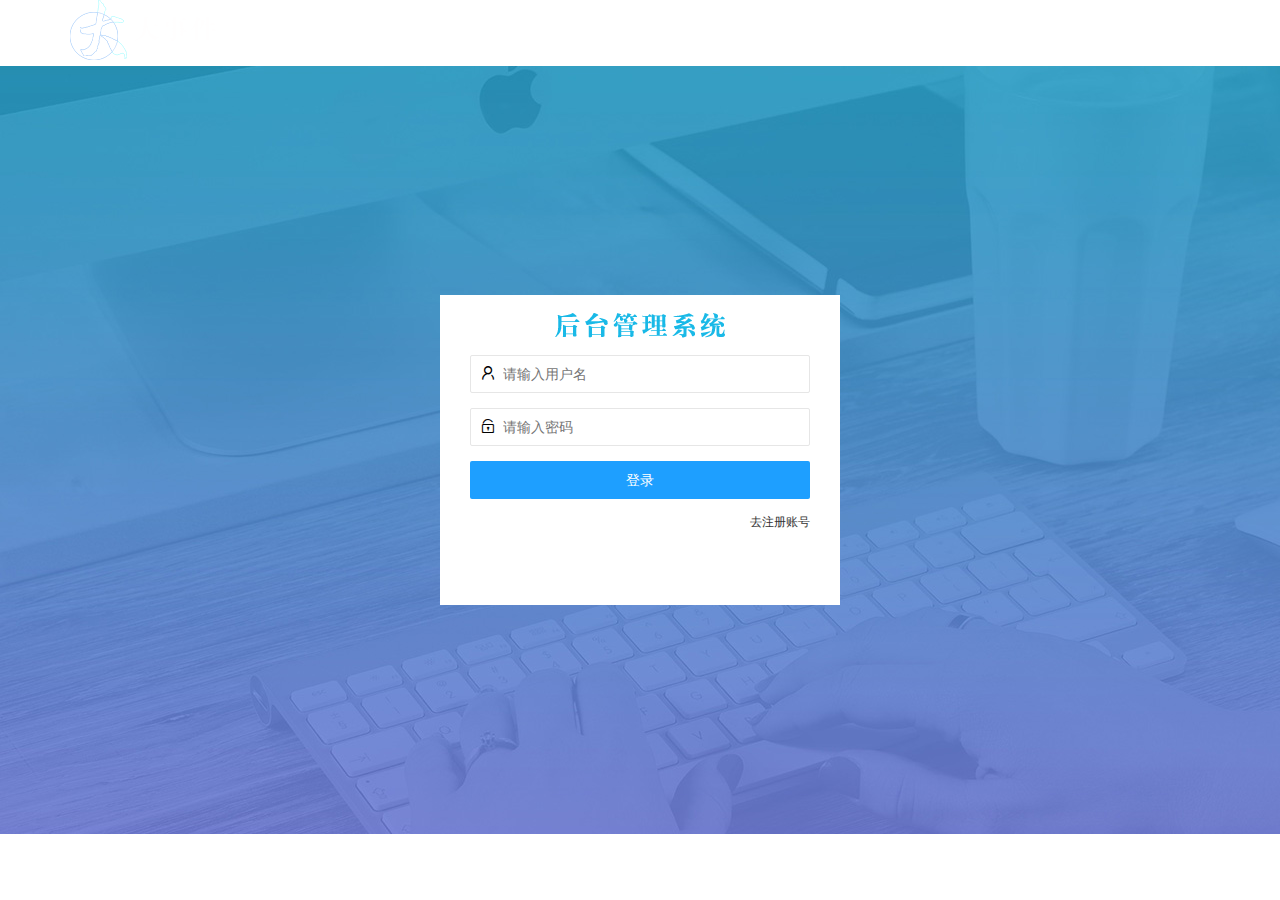
<file: login.html>
<!DOCTYPE html>
<html lang="en">

<head>
    <meta charset="UTF-8">
    <meta http-equiv="X-UA-Compatible" content="IE=edge">
    <meta name="viewport" content="width=device-width, initial-scale=1.0">
    <title>大事件-登录/注册</title>
    <!-- 导入layui的样式 -->
    <link rel="stylesheet" href="/assets/lib/layui/css/layui.css">
    <!-- 导入自定义样式 -->
    <link rel="stylesheet" href="/assets/css/login.css">

</head>

<body>
    <!-- 头部logo区域 -->
    <!-- layui的类 -->
    <div class="layui-main">
        <img src="/assets/images/logo.png" alt="">
    </div>

    <!-- 登录注册区域 -->
    <div class="loginAndRegBox">
        <!-- 标题区域 -->
        <div class="title-box"></div>

        <!-- 登录的div -->
        <div class="login-box">
            <!-- 登录的表单 -->
            <form class="layui-form" id="form-login">
                <!-- 用户名 -->
                <div class="layui-form-item">
                    <i class="layui-icon layui-icon-username"></i>
                    <!-- name改成username -->
                    <input type="text" name="username" lay-verify="required" autocomplete="off" placeholder="请输入用户名"
                        class="layui-input">
                </div>
                <!-- 密码 -->
                <div class="layui-form-item">
                    <i class="layui-icon layui-icon-password"></i>
                    <!-- name和type改成password -->
                    <input type="password" name="password" lay-verify="required|pwd" autocomplete="off" placeholder="请输入密码"
                        class="layui-input">
                </div>
                <!-- 登录提交按钮 -->
                <div class="layui-form-item">
                    <button type="submit" class="layui-btn layui-btn-fluid layui-btn-normal" lay-submit="">登录</button>
                </div>
                <!-- 加个links类让去注册的链接居于右边对齐 -->
                <div class="layui-form-item links">
                    <!-- a链接的href写成javascript:;防止页面跳转 -->
                    <a href="javascript:;" id="link-reg">去注册账号</a>
                </div>
            </form>
        </div>

        <!-- 注册的div -->
        <div class="reg-box">
            <!-- 注册的表单结构 -->
            <form class="layui-form" id="form-reg">
                <!-- 用户名 -->
                <div class="layui-form-item">
                    <i class="layui-icon layui-icon-username"></i>
                    <!-- name改成username -->
                    <input type="text" name="username" lay-verify="required" autocomplete="off" placeholder="请输入用户名"
                        class="layui-input">
                </div>
                <!-- 密码 -->
                <div class="layui-form-item">
                    <i class="layui-icon layui-icon-password"></i>
                    <!-- name和type改成password -->
                    <input type="password" name="password" lay-verify="required|pwd" autocomplete="off" placeholder="请输入密码"
                        class="layui-input">
                </div>
                  <!-- 密码确认框 -->
                  <div class="layui-form-item">
                    <i class="layui-icon layui-icon-password"></i>
                    <!-- name和type改成password -->
                    <input type="password" name="repassword" lay-verify="required|pwd|repwd" autocomplete="off" placeholder="请确认输入的密码"
                        class="layui-input">
                </div>
                <!-- 注册提交按钮 -->
                <div class="layui-form-item">
                    <button type="submit" class="layui-btn layui-btn-fluid layui-btn-normal" lay-submit="">注册</button>
                </div>
                <!-- 加个links类让去登录的链接居于右边对齐 -->
                <div class="layui-form-item links">
                    <!-- 给两个a链接加id做js事件 -->
                    <a href="javascript:;" id="link-login">去登录</a>
                </div>
            </form>

        </div>
    </div>

    <script src="/assets/lib/layui/layui.all.js"></script>
    <script src="/assets/lib/jquery.js"></script>
    <script src="/assets/js/baseAPI.js"></script>
    <script src="/assets/js/login.js"></script>
</body>

</html>
</file>
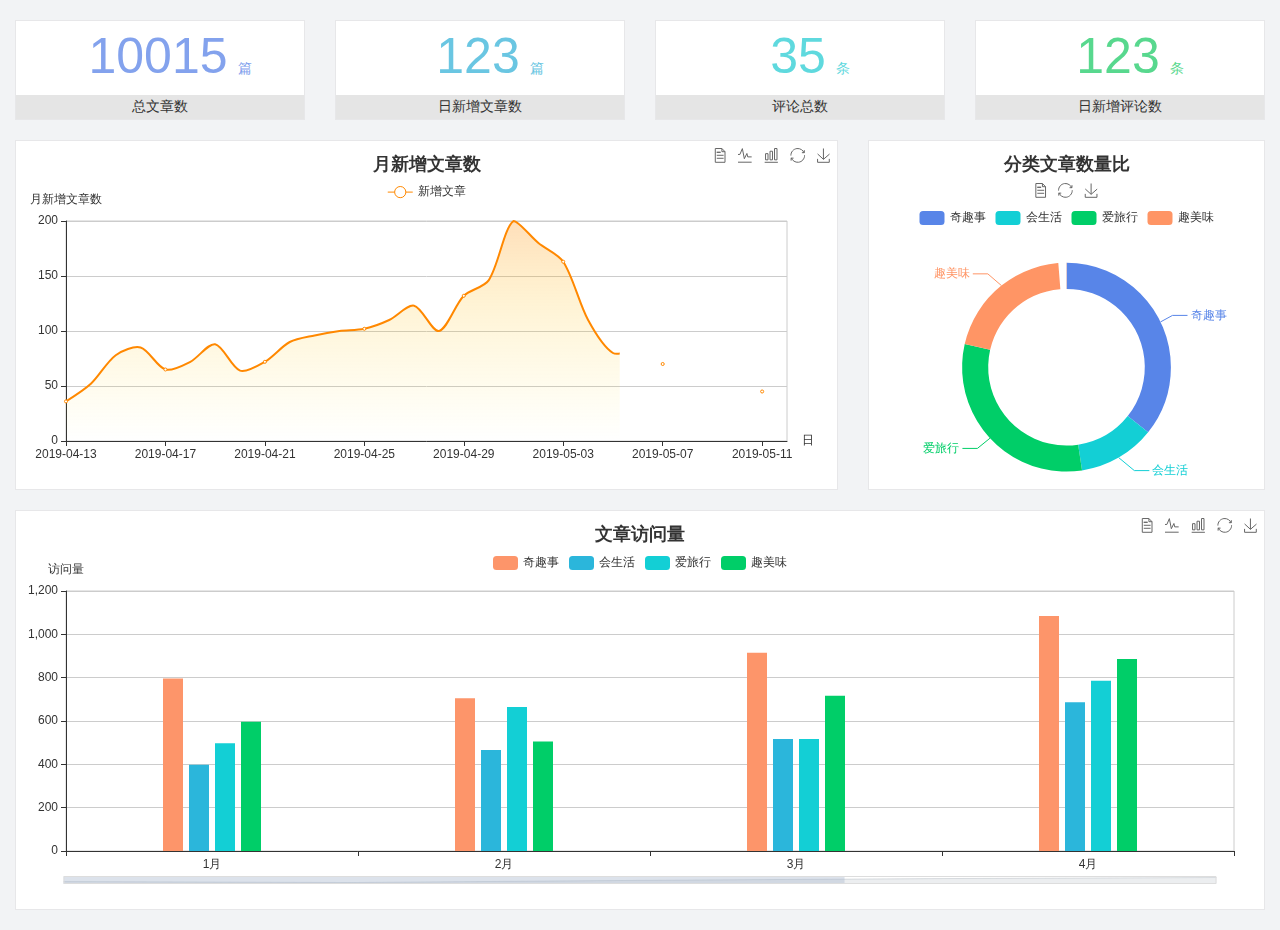
<file: home/dashboard.html>
<!DOCTYPE html>
<html lang="en">

<head>
  <meta charset="UTF-8">
  <meta name="viewport" content="width=device-width, initial-scale=1.0">
  <meta http-equiv="X-UA-Compatible" content="ie=edge">
  <title>图表统计</title>
  <link rel="stylesheet" href="../../assets/lib/bootstrap.css" />
  <link rel="stylesheet" href="../../assets/lib/main.css" />
  <script src="../../assets/lib/jquery.js"></script>
  <script type="text/javascript" src="../../assets/lib/echarts.min.js"></script>
</head>

<body>
  <div class="container-fluid">
    <div class="row spannel_list">
      <div class="col-sm-3 col-xs-6">
        <div class="spannel">
          <em>10015</em><span>篇</span>
          <b>总文章数</b>
        </div>
      </div>
      <div class="col-sm-3 col-xs-6">
        <div class="spannel scolor01">
          <em>123</em><span>篇</span>
          <b>日新增文章数</b>
        </div>
      </div>
      <div class="col-sm-3 col-xs-6">
        <div class="spannel scolor02">
          <em>35</em><span>条</span>
          <b>评论总数</b>
        </div>
      </div>
      <div class="col-sm-3 col-xs-6">
        <div class="spannel scolor03">
          <em>123</em><span>条</span>
          <b>日新增评论数</b>
        </div>
      </div>
    </div>
  </div>

  <div class="container-fluid">
    <div class="row curve-pie">
      <div class="col-lg-8 col-md-8">
        <div class="gragh_pannel" id="curve_show"></div>
      </div>
      <div class="col-lg-4 col-md-4">
        <div class="gragh_pannel" id="pie_show"></div>
      </div>
    </div>
  </div>

  <div class="container-fluid">
    <div class="column_pannel" id="column_show"></div>
  </div>

  <script>
    var oChart = echarts.init(document.getElementById('curve_show'));
    var aList_all = [
      { 'count': 36, 'date': '2019-04-13' },
      { 'count': 52, 'date': '2019-04-14' },
      { 'count': 78, 'date': '2019-04-15' },
      { 'count': 85, 'date': '2019-04-16' },
      { 'count': 65, 'date': '2019-04-17' },
      { 'count': 72, 'date': '2019-04-18' },
      { 'count': 88, 'date': '2019-04-19' },
      { 'count': 64, 'date': '2019-04-20' },
      { 'count': 72, 'date': '2019-04-21' },
      { 'count': 90, 'date': '2019-04-22' },
      { 'count': 96, 'date': '2019-04-23' },
      { 'count': 100, 'date': '2019-04-24' },
      { 'count': 102, 'date': '2019-04-25' },
      { 'count': 110, 'date': '2019-04-26' },
      { 'count': 123, 'date': '2019-04-27' },
      { 'count': 100, 'date': '2019-04-28' },
      { 'count': 132, 'date': '2019-04-29' },
      { 'count': 146, 'date': '2019-04-30' },
      { 'count': 200, 'date': '2019-05-01' },
      { 'count': 180, 'date': '2019-05-02' },
      { 'count': 163, 'date': '2019-05-03' },
      { 'count': 110, 'date': '2019-05-04' },
      { 'count': 80, 'date': '2019-05-05' },
      { 'count': 82, 'date': '2019-05-06' },
      { 'count': 70, 'date': '2019-05-07' },
      { 'count': 65, 'date': '2019-05-08' },
      { 'count': 54, 'date': '2019-05-09' },
      { 'count': 40, 'date': '2019-05-10' },
      { 'count': 45, 'date': '2019-05-11' },
      { 'count': 38, 'date': '2019-05-12' },
    ];

    let aCount = [];
    let aDate = [];

    for (var i = 0; i < aList_all.length; i++) {
      aCount.push(aList_all[i].count);
      aDate.push(aList_all[i].date);
    }

    var chartopt = {
      title: {
        text: '月新增文章数',
        left: 'center',
        top: '10'
      },
      tooltip: {
        trigger: 'axis'
      },
      legend: {
        data: ['新增文章'],
        top: '40'
      },
      toolbox: {
        show: true,
        feature: {
          mark: { show: true },
          dataView: { show: true, readOnly: false },
          magicType: { show: true, type: ['line', 'bar'] },
          restore: { show: true },
          saveAsImage: { show: true }
        }
      },
      calculable: true,
      xAxis: [
        {
          name: '日',
          type: 'category',
          boundaryGap: false,
          data: aDate
        }
      ],
      yAxis: [
        {
          name: '月新增文章数',
          type: 'value'
        }
      ],
      series: [
        {
          name: '新增文章',
          type: 'line',
          smooth: true,
          itemStyle: { normal: { areaStyle: { type: 'default' }, color: '#f80' }, lineStyle: { color: '#f80' } },
          data: aCount
        }],
      areaStyle: {
        normal: {
          color: new echarts.graphic.LinearGradient(0, 0, 0, 1, [{
            offset: 0,
            color: 'rgba(255,136,0,0.39)'
          }, {
            offset: .34,
            color: 'rgba(255,180,0,0.25)'
          }, {
            offset: 1,
            color: 'rgba(255,222,0,0.00)'
          }])

        }
      },
      grid: {
        show: true,
        x: 50,
        x2: 50,
        y: 80,
        height: 220
      }
    };

    oChart.setOption(chartopt);


    var oPie = echarts.init(document.getElementById('pie_show'));
    var oPieopt =
    {
      title: {
        top: 10,
        text: '分类文章数量比',
        x: 'center'
      },
      tooltip: {
        trigger: 'item',
        formatter: "{a} <br/>{b} : {c} ({d}%)"
      },
      color: ['#5885e8', '#13cfd5', '#00ce68', '#ff9565'],
      legend: {
        x: 'center',
        top: 65,
        data: ['奇趣事', '会生活', '爱旅行', '趣美味']
      },
      toolbox: {
        show: true,
        x: 'center',
        top: 35,
        feature: {
          mark: { show: true },
          dataView: { show: true, readOnly: false },
          magicType: {
            show: true,
            type: ['pie', 'funnel'],
            option: {
              funnel: {
                x: '25%',
                width: '50%',
                funnelAlign: 'left',
                max: 1548
              }
            }
          },
          restore: { show: true },
          saveAsImage: { show: true }
        }
      },
      calculable: true,
      series: [
        {
          name: '访问来源',
          type: 'pie',
          radius: ['45%', '60%'],
          center: ['50%', '65%'],
          data: [
            { value: 300, name: '奇趣事' },
            { value: 100, name: '会生活' },
            { value: 260, name: '爱旅行' },
            { value: 180, name: '趣美味' }
          ]
        }
      ]
    };
    oPie.setOption(oPieopt);



    var oColumn = this.echarts.init(document.getElementById('column_show'));
    var oColumnopt =
    {
      title: {
        text: '文章访问量',
        left: 'center',
        top: '10'
      },
      tooltip: {
        trigger: 'axis'
      },
      legend: {
        data: ['奇趣事', '会生活', '爱旅行', '趣美味'],
        top: '40'
      },
      toolbox: {
        show: true,
        feature: {
          mark: { show: true },
          dataView: { show: true, readOnly: false },
          magicType: { show: true, type: ['line', 'bar'] },
          restore: { show: true },
          saveAsImage: { show: true }
        }
      },
      calculable: true,
      xAxis: [
        {
          type: 'category',
          data: ['1月', '2月', '3月', '4月', '5月']
        }
      ],
      yAxis: [
        {
          name: '访问量',
          type: 'value'
        }
      ],
      series: [
        {
          name: '奇趣事',
          type: 'bar',
          barWidth: 20,
          itemStyle: {
            normal: { areaStyle: { type: 'default' }, color: '#fd956a' }
          },
          data: [800, 708, 920, 1090, 1200]
        },
        {
          name: '会生活',
          type: 'bar',
          barWidth: 20,
          itemStyle: {
            normal: { areaStyle: { type: 'default' }, color: '#2bb6db' }
          },
          data: [400, 468, 520, 690, 800]
        },
        {
          name: '爱旅行',
          type: 'bar',
          barWidth: 20,
          itemStyle: {
            normal: { areaStyle: { type: 'default' }, color: '#13cfd5' }
          },
          data: [500, 668, 520, 790, 900]
        },
        {
          name: '趣美味',
          type: 'bar',
          barWidth: 20,
          itemStyle: {
            normal: { areaStyle: { type: 'default' }, color: '#00ce68' }
          },
          data: [600, 508, 720, 890, 1000]
        }
      ],
      grid: {
        show: true,
        x: 50,
        x2: 30,
        y: 80,
        height: 260
      },
      dataZoom: [//给x轴设置滚动条
        {
          start: 0,//默认为0
          end: 100 - 1000 / 31,//默认为100
          type: 'slider',
          show: true,
          xAxisIndex: [0],
          handleSize: 0,//滑动条的 左右2个滑动条的大小
          height: 8,//组件高度
          left: 45, //左边的距离
          right: 50,//右边的距离
          bottom: 26,//右边的距离
          handleColor: '#ddd',//h滑动图标的颜色
          handleStyle: {
            borderColor: "#cacaca",
            borderWidth: "1",
            shadowBlur: 2,
            background: "#ddd",
            shadowColor: "#ddd",
          }
        }]
    };
    oColumn.setOption(oColumnopt);
  </script>
</body>

</html>
</file>
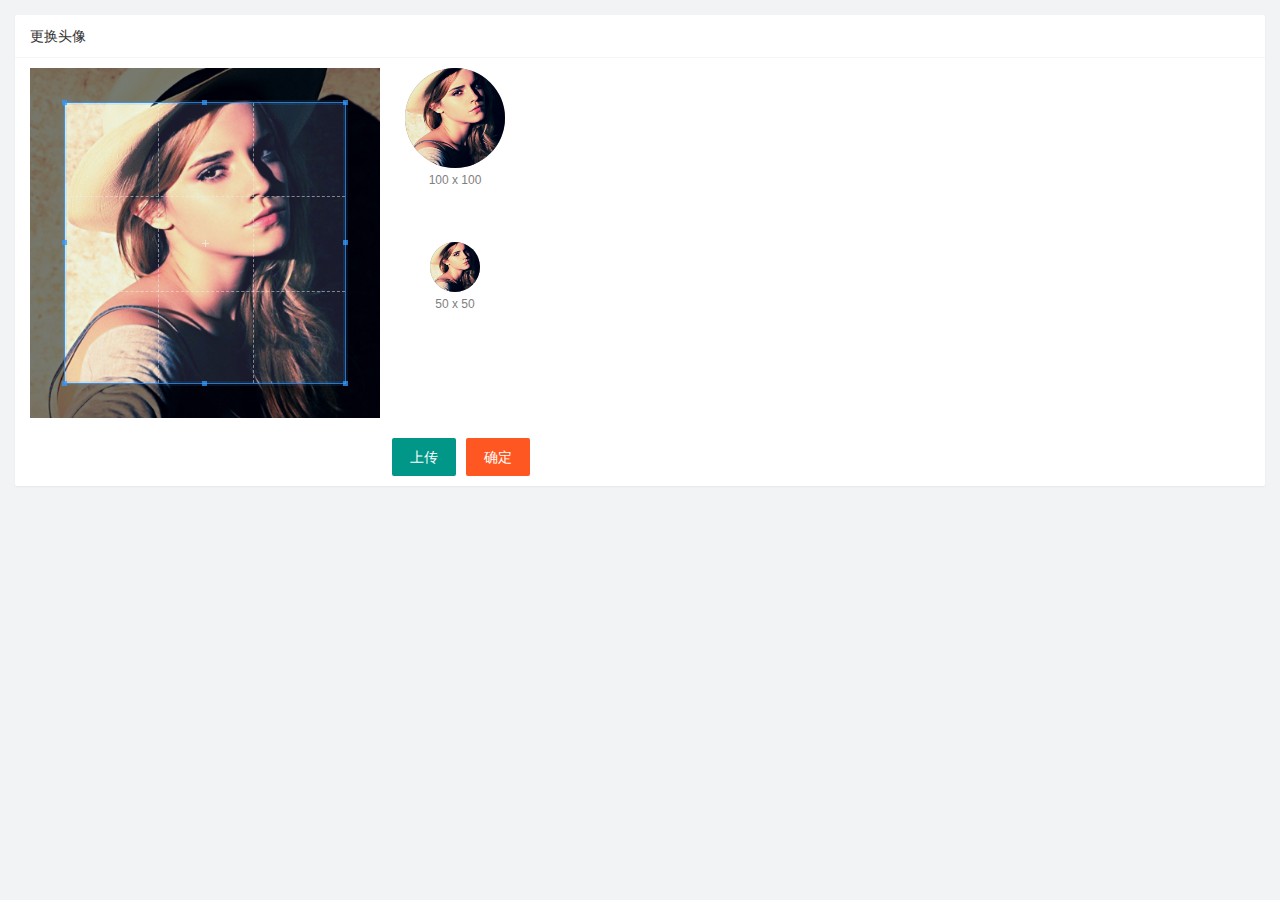
<file: user/user_avatar.html>
<!DOCTYPE html>
<html lang="en">

<head>
    <meta charset="UTF-8">
    <meta http-equiv="X-UA-Compatible" content="IE=edge">
    <meta name="viewport" content="width=device-width, initial-scale=1.0">
    <title>Document</title>
    <link rel="stylesheet" href="/assets/lib/layui/css/layui.css">
    <link rel="stylesheet" href="/assets/lib/cropper/cropper.css" />
    <link rel="stylesheet" href="/assets/css/user_avater.css">
</head>

<body>
    <div class="layui-card">
        <div class="layui-card-header">更换头像</div>
        <div class="layui-card-body">
            <!-- 第一行的图片裁剪和预览区域 -->
            <div class="row1">
                <!-- 图片裁剪区域 -->
                <div class="cropper-box">
                    <!-- 这个 img 标签很重要，将来会把它初始化为裁剪区域 -->
                    <img id="image" src="/assets/images/sample.jpg" />
                </div>
                <!-- 图片的预览区域 -->
                <div class="preview-box">
                    <div>
                        <!-- 宽高为 100px 的预览区域 -->
                        <div class="img-preview w100"></div>
                        <p class="size">100 x 100</p>
                    </div>
                    <div>
                        <!-- 宽高为 50px 的预览区域 -->
                        <div class="img-preview w50"></div>
                        <p class="size">50 x 50</p>
                    </div>
                </div>
            </div>

            <!-- 第二行的按钮区域 -->
            <div class="row2">
                <!-- 通过accept属性指定选择的文件类型 -->
                <input type="file" id="file" accept="image/png,image/jpg">
                <button type="button" class="layui-btn" id="btnChooseImage">上传</button>
                <button type="button" class="layui-btn layui-btn-danger" id="btnUpload">确定</button>
            </div>
        </div>
    </div>
    <script src="/assets/lib/layui/layui.all.js"></script>
    <script src="/assets/lib/jquery.js"></script>
    <script src="/assets/js/baseAPI.js"></script>
    <script src="/assets/lib/cropper/Cropper.js"></script>
    <script src="/assets/lib/cropper/jquery-cropper.js"></script>
    <script src="/assets/js/user/user_avater.js"></script>
</body>

</html>
</file>
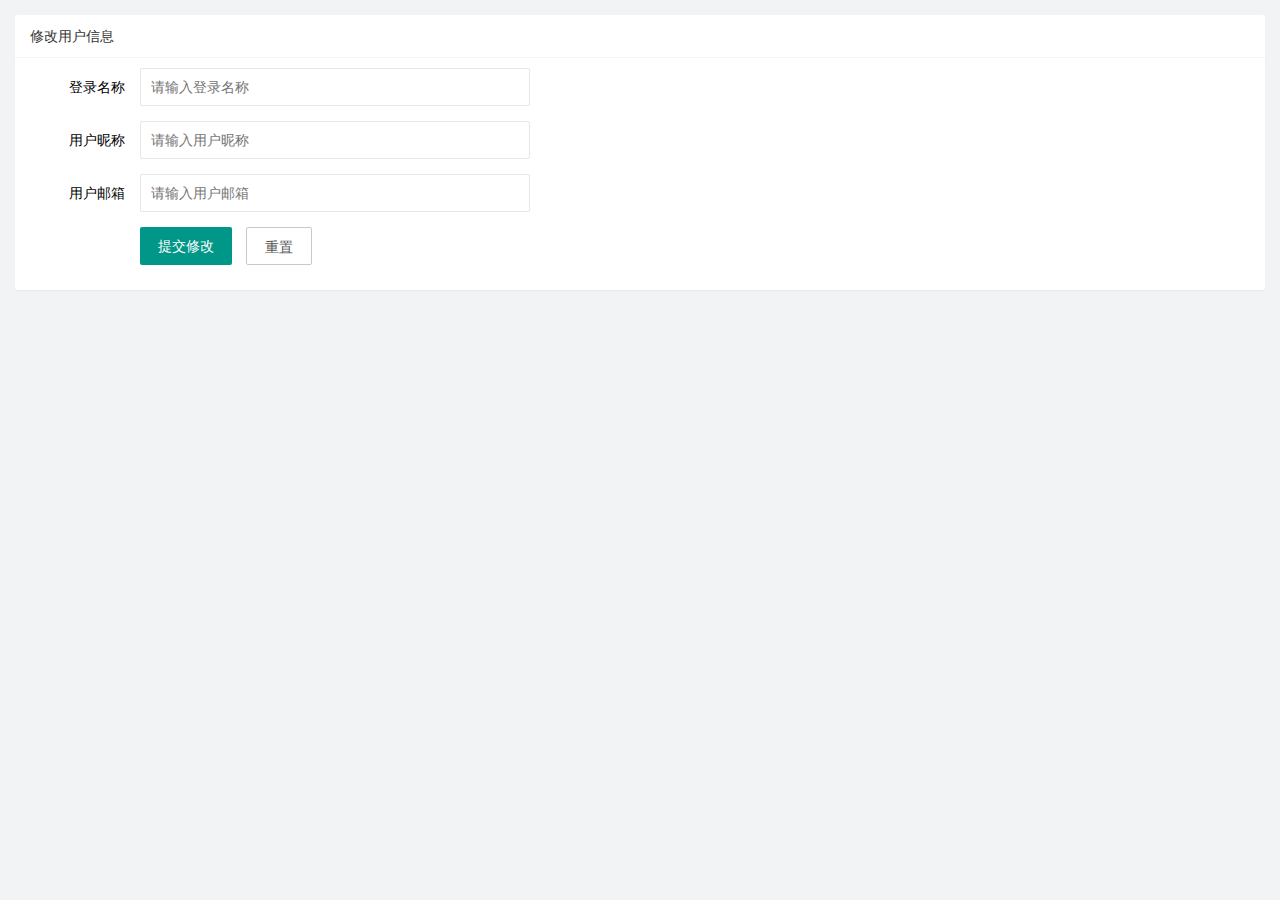
<file: user/user_info.html>
<!DOCTYPE html>
<html lang="en">
<head>
    <meta charset="UTF-8">
    <meta http-equiv="X-UA-Compatible" content="IE=edge">
    <meta name="viewport" content="width=device-width, initial-scale=1.0">
    <title>Document</title>
    <link rel="stylesheet" href="/assets/lib/layui/css/layui.css">
    <link rel="stylesheet" href="/assets/css/user_info.css">
</head>
<body>
    <div class="layui-card">
        <div class="layui-card-header">修改用户信息</div>
        <div class="layui-card-body">
            <!-- 添加了lay-filter在这个表单上才能对这个表单快速赋值 -->
            <form class="layui-form" lay-filter="formUserInfo">
                <!-- 这个是隐藏域 -->
                <input type="hidden" name="id" value="">
                <div class="layui-form-item">
                  <label class="layui-form-label">登录名称</label>
                  <div class="layui-input-block">
                    <input type="text" name="username" required readonly lay-verify="required" placeholder="请输入登录名称" autocomplete="off" class="layui-input">
                  </div>
                </div>
                <div class="layui-form-item">
                    <label class="layui-form-label">用户昵称</label>
                    <div class="layui-input-block">
                      <input type="text" name="nickname" required  lay-verify="required|nickname" placeholder="请输入用户昵称" autocomplete="off" class="layui-input">
                    </div>
                  </div>
                  <div class="layui-form-item">
                    <label class="layui-form-label">用户邮箱</label>
                    <div class="layui-input-block">
                      <input type="email" name="email" required  lay-verify="required|email" placeholder="请输入用户邮箱" autocomplete="off" class="layui-input">
                    </div>
                  </div>
                  <div class="layui-form-item">
                    <div class="layui-input-block">
                      <button class="layui-btn" lay-submit lay-filter="formDemo">提交修改</button>
                      <button type="reset" class="layui-btn layui-btn-primary" id="btnReset">重置</button>
                    </div>
                  </div>
                </form>
        </div>
      </div>

      <script src="/assets/lib/layui/layui.all.js"></script>
      <script src="/assets/lib/jquery.js"></script>
      <script src="/assets/js/baseAPI.js"></script>
      <script src="/assets/js/user/user_info.js"></script>
</body>
</html>
</file>
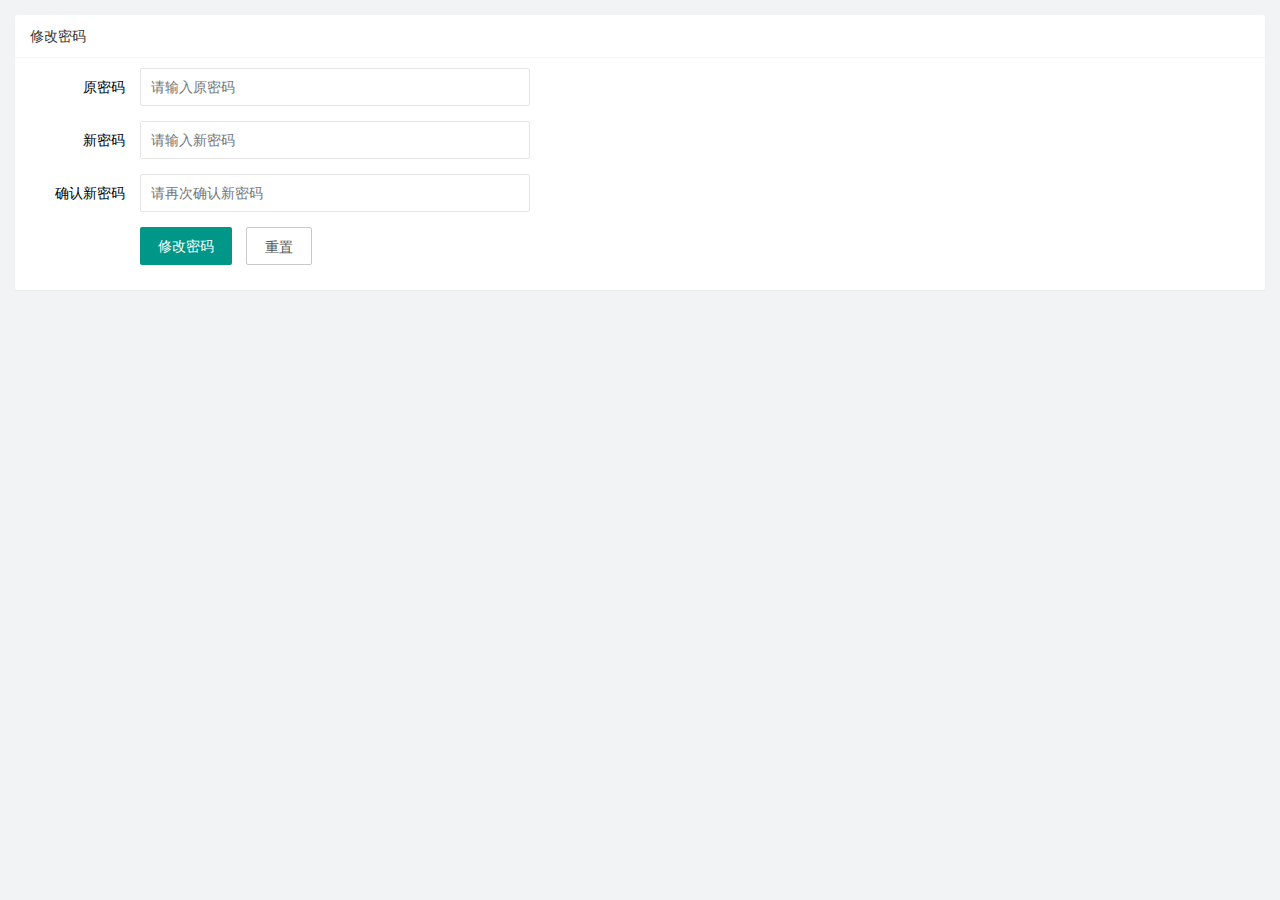
<file: user/user_pwd.html>
<!DOCTYPE html>
<html lang="en">

<head>
    <meta charset="UTF-8">
    <meta http-equiv="X-UA-Compatible" content="IE=edge">
    <meta name="viewport" content="width=device-width, initial-scale=1.0">
    <title>Document</title>
    <link rel="stylesheet" href="/assets/lib/layui/css/layui.css">
    <link rel="stylesheet" href="/assets/css/user_pwd.css">
</head>

<body>
    <div class="layui-card">
        <div class="layui-card-header">修改密码</div>
        <div class="layui-card-body">
            <form class="layui-form" action="">
            <div class="layui-form-item">
                <label class="layui-form-label">原密码</label>
                <div class="layui-input-block">
                    <input type="password" name="oldPwd" required lay-verify="required|pwd" placeholder="请输入原密码"
                        autocomplete="off" class="layui-input">
                </div>
            </div>
            <div class="layui-form-item">
                <label class="layui-form-label">新密码</label>
                <div class="layui-input-block">
                    <input type="password" name="newPwd" required lay-verify="required|samePwd" placeholder="请输入新密码"
                        autocomplete="off" class="layui-input">
                </div>
            </div>
            <div class="layui-form-item">
                <label class="layui-form-label">确认新密码</label>
                <div class="layui-input-block">
                    <input type="password" name="rePwd" required lay-verify="required|rePwd" placeholder="请再次确认新密码"
                        autocomplete="off" class="layui-input">
                </div>
            </div>
            <div class="layui-form-item">
                <div class="layui-input-block">
                  <button class="layui-btn" lay-submit lay-filter="formDemo">修改密码</button>
                  <button type="reset" class="layui-btn layui-btn-primary">重置</button>
                </div>
              </div>
            </form>
        </div>
        <script src="/assets/lib/layui/layui.all.js"></script>
        <script src="/assets/lib/jquery.js"></script>
        <script src="/assets/js/baseAPI.js"></script>
        <script src="/assets/js/user/user_pwd.js"></script>
</body>

</html>
</file>
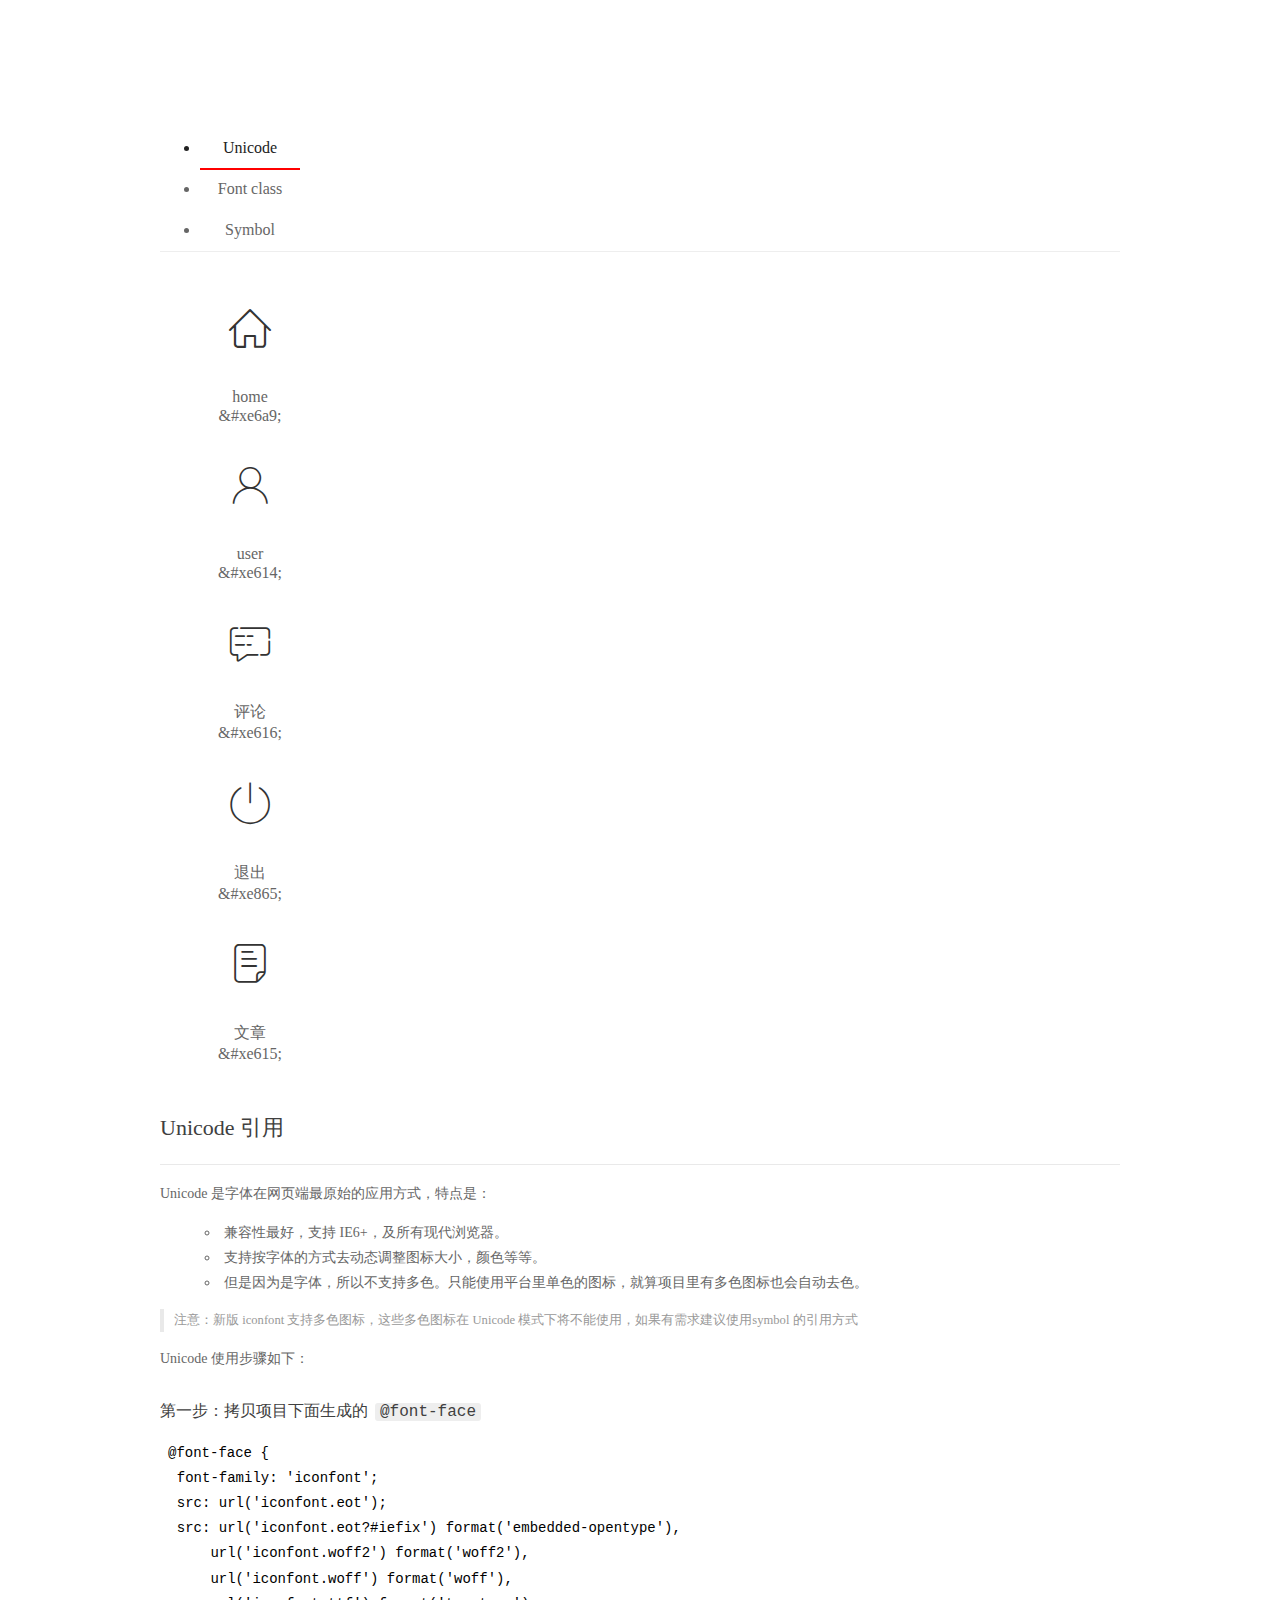
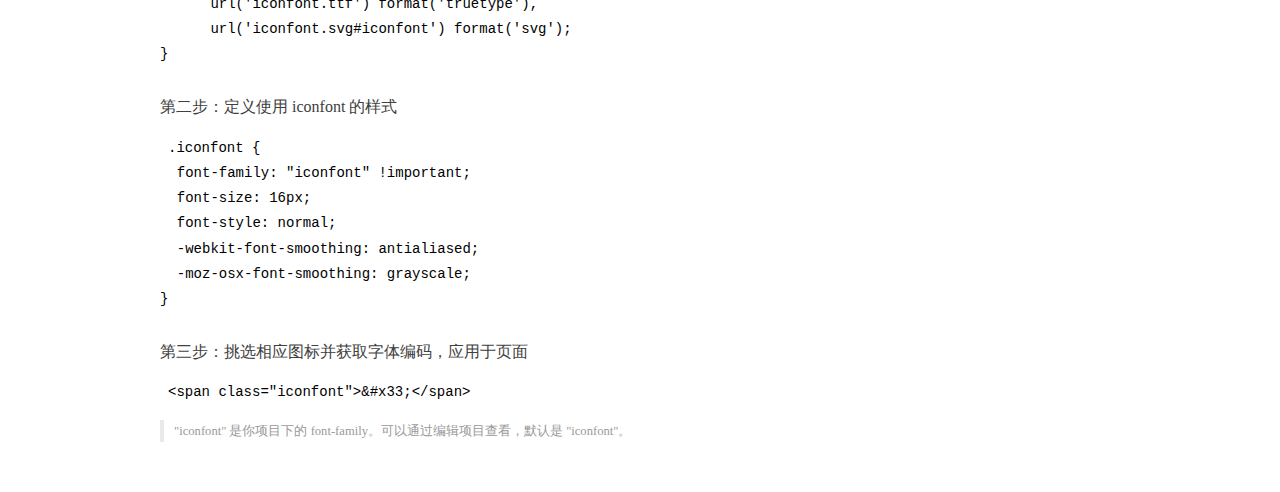
<file: assets/fonts/demo_index.html>
<!DOCTYPE html>
<html>
<head>
  <meta charset="utf-8"/>
  <title>IconFont Demo</title>
  <link rel="shortcut icon" href="https://gtms04.alicdn.com/tps/i4/TB1_oz6GVXXXXaFXpXXJDFnIXXX-64-64.ico" type="image/x-icon"/>
  <link rel="stylesheet" href="https://g.alicdn.com/thx/cube/1.3.2/cube.min.css">
  <link rel="stylesheet" href="demo.css">
  <link rel="stylesheet" href="iconfont.css">
  <script src="iconfont.js"></script>
  <!-- jQuery -->
  <script src="https://a1.alicdn.com/oss/uploads/2018/12/26/7bfddb60-08e8-11e9-9b04-53e73bb6408b.js"></script>
  <!-- 代码高亮 -->
  <script src="https://a1.alicdn.com/oss/uploads/2018/12/26/a3f714d0-08e6-11e9-8a15-ebf944d7534c.js"></script>
</head>
<body>
  <div class="main">
    <h1 class="logo"><a href="https://www.iconfont.cn/" title="iconfont 首页" target="_blank">&#xe86b;</a></h1>
    <div class="nav-tabs">
      <ul id="tabs" class="dib-box">
        <li class="dib active"><span>Unicode</span></li>
        <li class="dib"><span>Font class</span></li>
        <li class="dib"><span>Symbol</span></li>
      </ul>
      
    </div>
    <div class="tab-container">
      <div class="content unicode" style="display: block;">
          <ul class="icon_lists dib-box">
          
            <li class="dib">
              <span class="icon iconfont">&#xe6a9;</span>
                <div class="name">home</div>
                <div class="code-name">&amp;#xe6a9;</div>
              </li>
          
            <li class="dib">
              <span class="icon iconfont">&#xe614;</span>
                <div class="name">user</div>
                <div class="code-name">&amp;#xe614;</div>
              </li>
          
            <li class="dib">
              <span class="icon iconfont">&#xe616;</span>
                <div class="name">评论</div>
                <div class="code-name">&amp;#xe616;</div>
              </li>
          
            <li class="dib">
              <span class="icon iconfont">&#xe865;</span>
                <div class="name">退出</div>
                <div class="code-name">&amp;#xe865;</div>
              </li>
          
            <li class="dib">
              <span class="icon iconfont">&#xe615;</span>
                <div class="name">文章</div>
                <div class="code-name">&amp;#xe615;</div>
              </li>
          
          </ul>
          <div class="article markdown">
          <h2 id="unicode-">Unicode 引用</h2>
          <hr>

          <p>Unicode 是字体在网页端最原始的应用方式，特点是：</p>
          <ul>
            <li>兼容性最好，支持 IE6+，及所有现代浏览器。</li>
            <li>支持按字体的方式去动态调整图标大小，颜色等等。</li>
            <li>但是因为是字体，所以不支持多色。只能使用平台里单色的图标，就算项目里有多色图标也会自动去色。</li>
          </ul>
          <blockquote>
            <p>注意：新版 iconfont 支持多色图标，这些多色图标在 Unicode 模式下将不能使用，如果有需求建议使用symbol 的引用方式</p>
          </blockquote>
          <p>Unicode 使用步骤如下：</p>
          <h3 id="-font-face">第一步：拷贝项目下面生成的 <code>@font-face</code></h3>
<pre><code class="language-css"
>@font-face {
  font-family: 'iconfont';
  src: url('iconfont.eot');
  src: url('iconfont.eot?#iefix') format('embedded-opentype'),
      url('iconfont.woff2') format('woff2'),
      url('iconfont.woff') format('woff'),
      url('iconfont.ttf') format('truetype'),
      url('iconfont.svg#iconfont') format('svg');
}
</code></pre>
          <h3 id="-iconfont-">第二步：定义使用 iconfont 的样式</h3>
<pre><code class="language-css"
>.iconfont {
  font-family: "iconfont" !important;
  font-size: 16px;
  font-style: normal;
  -webkit-font-smoothing: antialiased;
  -moz-osx-font-smoothing: grayscale;
}
</code></pre>
          <h3 id="-">第三步：挑选相应图标并获取字体编码，应用于页面</h3>
<pre>
<code class="language-html"
>&lt;span class="iconfont"&gt;&amp;#x33;&lt;/span&gt;
</code></pre>
          <blockquote>
            <p>"iconfont" 是你项目下的 font-family。可以通过编辑项目查看，默认是 "iconfont"。</p>
          </blockquote>
          </div>
      </div>
      <div class="content font-class">
        <ul class="icon_lists dib-box">
          
          <li class="dib">
            <span class="icon iconfont icon-home"></span>
            <div class="name">
              home
            </div>
            <div class="code-name">.icon-home
            </div>
          </li>
          
          <li class="dib">
            <span class="icon iconfont icon-user"></span>
            <div class="name">
              user
            </div>
            <div class="code-name">.icon-user
            </div>
          </li>
          
          <li class="dib">
            <span class="icon iconfont icon-pinglun"></span>
            <div class="name">
              评论
            </div>
            <div class="code-name">.icon-pinglun
            </div>
          </li>
          
          <li class="dib">
            <span class="icon iconfont icon-tuichu"></span>
            <div class="name">
              退出
            </div>
            <div class="code-name">.icon-tuichu
            </div>
          </li>
          
          <li class="dib">
            <span class="icon iconfont icon-16"></span>
            <div class="name">
              文章
            </div>
            <div class="code-name">.icon-16
            </div>
          </li>
          
        </ul>
        <div class="article markdown">
        <h2 id="font-class-">font-class 引用</h2>
        <hr>

        <p>font-class 是 Unicode 使用方式的一种变种，主要是解决 Unicode 书写不直观，语意不明确的问题。</p>
        <p>与 Unicode 使用方式相比，具有如下特点：</p>
        <ul>
          <li>兼容性良好，支持 IE8+，及所有现代浏览器。</li>
          <li>相比于 Unicode 语意明确，书写更直观。可以很容易分辨这个 icon 是什么。</li>
          <li>因为使用 class 来定义图标，所以当要替换图标时，只需要修改 class 里面的 Unicode 引用。</li>
          <li>不过因为本质上还是使用的字体，所以多色图标还是不支持的。</li>
        </ul>
        <p>使用步骤如下：</p>
        <h3 id="-fontclass-">第一步：引入项目下面生成的 fontclass 代码：</h3>
<pre><code class="language-html">&lt;link rel="stylesheet" href="./iconfont.css"&gt;
</code></pre>
        <h3 id="-">第二步：挑选相应图标并获取类名，应用于页面：</h3>
<pre><code class="language-html">&lt;span class="iconfont icon-xxx"&gt;&lt;/span&gt;
</code></pre>
        <blockquote>
          <p>"
            iconfont" 是你项目下的 font-family。可以通过编辑项目查看，默认是 "iconfont"。</p>
        </blockquote>
      </div>
      </div>
      <div class="content symbol">
          <ul class="icon_lists dib-box">
          
            <li class="dib">
                <svg class="icon svg-icon" aria-hidden="true">
                  <use xlink:href="#icon-home"></use>
                </svg>
                <div class="name">home</div>
                <div class="code-name">#icon-home</div>
            </li>
          
            <li class="dib">
                <svg class="icon svg-icon" aria-hidden="true">
                  <use xlink:href="#icon-user"></use>
                </svg>
                <div class="name">user</div>
                <div class="code-name">#icon-user</div>
            </li>
          
            <li class="dib">
                <svg class="icon svg-icon" aria-hidden="true">
                  <use xlink:href="#icon-pinglun"></use>
                </svg>
                <div class="name">评论</div>
                <div class="code-name">#icon-pinglun</div>
            </li>
          
            <li class="dib">
                <svg class="icon svg-icon" aria-hidden="true">
                  <use xlink:href="#icon-tuichu"></use>
                </svg>
                <div class="name">退出</div>
                <div class="code-name">#icon-tuichu</div>
            </li>
          
            <li class="dib">
                <svg class="icon svg-icon" aria-hidden="true">
                  <use xlink:href="#icon-16"></use>
                </svg>
                <div class="name">文章</div>
                <div class="code-name">#icon-16</div>
            </li>
          
          </ul>
          <div class="article markdown">
          <h2 id="symbol-">Symbol 引用</h2>
          <hr>

          <p>这是一种全新的使用方式，应该说这才是未来的主流，也是平台目前推荐的用法。相关介绍可以参考这篇<a href="">文章</a>
            这种用法其实是做了一个 SVG 的集合，与另外两种相比具有如下特点：</p>
          <ul>
            <li>支持多色图标了，不再受单色限制。</li>
            <li>通过一些技巧，支持像字体那样，通过 <code>font-size</code>, <code>color</code> 来调整样式。</li>
            <li>兼容性较差，支持 IE9+，及现代浏览器。</li>
            <li>浏览器渲染 SVG 的性能一般，还不如 png。</li>
          </ul>
          <p>使用步骤如下：</p>
          <h3 id="-symbol-">第一步：引入项目下面生成的 symbol 代码：</h3>
<pre><code class="language-html">&lt;script src="./iconfont.js"&gt;&lt;/script&gt;
</code></pre>
          <h3 id="-css-">第二步：加入通用 CSS 代码（引入一次就行）：</h3>
<pre><code class="language-html">&lt;style&gt;
.icon {
  width: 1em;
  height: 1em;
  vertical-align: -0.15em;
  fill: currentColor;
  overflow: hidden;
}
&lt;/style&gt;
</code></pre>
          <h3 id="-">第三步：挑选相应图标并获取类名，应用于页面：</h3>
<pre><code class="language-html">&lt;svg class="icon" aria-hidden="true"&gt;
  &lt;use xlink:href="#icon-xxx"&gt;&lt;/use&gt;
&lt;/svg&gt;
</code></pre>
          </div>
      </div>

    </div>
  </div>
  <script>
  $(document).ready(function () {
      $('.tab-container .content:first').show()

      $('#tabs li').click(function (e) {
        var tabContent = $('.tab-container .content')
        var index = $(this).index()

        if ($(this).hasClass('active')) {
          return
        } else {
          $('#tabs li').removeClass('active')
          $(this).addClass('active')

          tabContent.hide().eq(index).fadeIn()
        }
      })
    })
  </script>
</body>
</html>
</file>
<file: assets/lib/layui/css/layui.css>
/** layui-v2.5.5 MIT License By https://www.layui.com */
 .layui-inline,img{display:inline-block;vertical-align:middle}h1,h2,h3,h4,h5,h6{font-weight:400}.layui-edge,.layui-header,.layui-inline,.layui-main{position:relative}.layui-body,.layui-edge,.layui-elip{overflow:hidden}.layui-btn,.layui-edge,.layui-inline,img{vertical-align:middle}.layui-btn,.layui-disabled,.layui-icon,.layui-unselect{-moz-user-select:none;-webkit-user-select:none;-ms-user-select:none}.layui-elip,.layui-form-checkbox span,.layui-form-pane .layui-form-label{text-overflow:ellipsis;white-space:nowrap}.layui-breadcrumb,.layui-tree-btnGroup{visibility:hidden}blockquote,body,button,dd,div,dl,dt,form,h1,h2,h3,h4,h5,h6,input,li,ol,p,pre,td,textarea,th,ul{margin:0;padding:0;-webkit-tap-highlight-color:rgba(0,0,0,0)}a:active,a:hover{outline:0}img{border:none}li{list-style:none}table{border-collapse:collapse;border-spacing:0}h4,h5,h6{font-size:100%}button,input,optgroup,option,select,textarea{font-family:inherit;font-size:inherit;font-style:inherit;font-weight:inherit;outline:0}pre{white-space:pre-wrap;white-space:-moz-pre-wrap;white-space:-pre-wrap;white-space:-o-pre-wrap;word-wrap:break-word}body{line-height:24px;font:14px Helvetica Neue,Helvetica,PingFang SC,Tahoma,Arial,sans-serif}hr{height:1px;margin:10px 0;border:0;clear:both}a{color:#333;text-decoration:none}a:hover{color:#777}a cite{font-style:normal;*cursor:pointer}.layui-border-box,.layui-border-box *{box-sizing:border-box}.layui-box,.layui-box *{box-sizing:content-box}.layui-clear{clear:both;*zoom:1}.layui-clear:after{content:'\20';clear:both;*zoom:1;display:block;height:0}.layui-inline{*display:inline;*zoom:1}.layui-edge{display:inline-block;width:0;height:0;border-width:6px;border-style:dashed;border-color:transparent}.layui-edge-top{top:-4px;border-bottom-color:#999;border-bottom-style:solid}.layui-edge-right{border-left-color:#999;border-left-style:solid}.layui-edge-bottom{top:2px;border-top-color:#999;border-top-style:solid}.layui-edge-left{border-right-color:#999;border-right-style:solid}.layui-disabled,.layui-disabled:hover{color:#d2d2d2!important;cursor:not-allowed!important}.layui-circle{border-radius:100%}.layui-show{display:block!important}.layui-hide{display:none!important}@font-face{font-family:layui-icon;src:url(../font/iconfont.eot?v=250);src:url(../font/iconfont.eot?v=250#iefix) format('embedded-opentype'),url(../font/iconfont.woff2?v=250) format('woff2'),url(../font/iconfont.woff?v=250) format('woff'),url(../font/iconfont.ttf?v=250) format('truetype'),url(../font/iconfont.svg?v=250#layui-icon) format('svg')}.layui-icon{font-family:layui-icon!important;font-size:16px;font-style:normal;-webkit-font-smoothing:antialiased;-moz-osx-font-smoothing:grayscale}.layui-icon-reply-fill:before{content:"\e611"}.layui-icon-set-fill:before{content:"\e614"}.layui-icon-menu-fill:before{content:"\e60f"}.layui-icon-search:before{content:"\e615"}.layui-icon-share:before{content:"\e641"}.layui-icon-set-sm:before{content:"\e620"}.layui-icon-engine:before{content:"\e628"}.layui-icon-close:before{content:"\1006"}.layui-icon-close-fill:before{content:"\1007"}.layui-icon-chart-screen:before{content:"\e629"}.layui-icon-star:before{content:"\e600"}.layui-icon-circle-dot:before{content:"\e617"}.layui-icon-chat:before{content:"\e606"}.layui-icon-release:before{content:"\e609"}.layui-icon-list:before{content:"\e60a"}.layui-icon-chart:before{content:"\e62c"}.layui-icon-ok-circle:before{content:"\1005"}.layui-icon-layim-theme:before{content:"\e61b"}.layui-icon-table:before{content:"\e62d"}.layui-icon-right:before{content:"\e602"}.layui-icon-left:before{content:"\e603"}.layui-icon-cart-simple:before{content:"\e698"}.layui-icon-face-cry:before{content:"\e69c"}.layui-icon-face-smile:before{content:"\e6af"}.layui-icon-survey:before{content:"\e6b2"}.layui-icon-tree:before{content:"\e62e"}.layui-icon-upload-circle:before{content:"\e62f"}.layui-icon-add-circle:before{content:"\e61f"}.layui-icon-download-circle:before{content:"\e601"}.layui-icon-templeate-1:before{content:"\e630"}.layui-icon-util:before{content:"\e631"}.layui-icon-face-surprised:before{content:"\e664"}.layui-icon-edit:before{content:"\e642"}.layui-icon-speaker:before{content:"\e645"}.layui-icon-down:before{content:"\e61a"}.layui-icon-file:before{content:"\e621"}.layui-icon-layouts:before{content:"\e632"}.layui-icon-rate-half:before{content:"\e6c9"}.layui-icon-add-circle-fine:before{content:"\e608"}.layui-icon-prev-circle:before{content:"\e633"}.layui-icon-read:before{content:"\e705"}.layui-icon-404:before{content:"\e61c"}.layui-icon-carousel:before{content:"\e634"}.layui-icon-help:before{content:"\e607"}.layui-icon-code-circle:before{content:"\e635"}.layui-icon-water:before{content:"\e636"}.layui-icon-username:before{content:"\e66f"}.layui-icon-find-fill:before{content:"\e670"}.layui-icon-about:before{content:"\e60b"}.layui-icon-location:before{content:"\e715"}.layui-icon-up:before{content:"\e619"}.layui-icon-pause:before{content:"\e651"}.layui-icon-date:before{content:"\e637"}.layui-icon-layim-uploadfile:before{content:"\e61d"}.layui-icon-delete:before{content:"\e640"}.layui-icon-play:before{content:"\e652"}.layui-icon-top:before{content:"\e604"}.layui-icon-friends:before{content:"\e612"}.layui-icon-refresh-3:before{content:"\e9aa"}.layui-icon-ok:before{content:"\e605"}.layui-icon-layer:before{content:"\e638"}.layui-icon-face-smile-fine:before{content:"\e60c"}.layui-icon-dollar:before{content:"\e659"}.layui-icon-group:before{content:"\e613"}.layui-icon-layim-download:before{content:"\e61e"}.layui-icon-picture-fine:before{content:"\e60d"}.layui-icon-link:before{content:"\e64c"}.layui-icon-diamond:before{content:"\e735"}.layui-icon-log:before{content:"\e60e"}.layui-icon-rate-solid:before{content:"\e67a"}.layui-icon-fonts-del:before{content:"\e64f"}.layui-icon-unlink:before{content:"\e64d"}.layui-icon-fonts-clear:before{content:"\e639"}.layui-icon-triangle-r:before{content:"\e623"}.layui-icon-circle:before{content:"\e63f"}.layui-icon-radio:before{content:"\e643"}.layui-icon-align-center:before{content:"\e647"}.layui-icon-align-right:before{content:"\e648"}.layui-icon-align-left:before{content:"\e649"}.layui-icon-loading-1:before{content:"\e63e"}.layui-icon-return:before{content:"\e65c"}.layui-icon-fonts-strong:before{content:"\e62b"}.layui-icon-upload:before{content:"\e67c"}.layui-icon-dialogue:before{content:"\e63a"}.layui-icon-video:before{content:"\e6ed"}.layui-icon-headset:before{content:"\e6fc"}.layui-icon-cellphone-fine:before{content:"\e63b"}.layui-icon-add-1:before{content:"\e654"}.layui-icon-face-smile-b:before{content:"\e650"}.layui-icon-fonts-html:before{content:"\e64b"}.layui-icon-form:before{content:"\e63c"}.layui-icon-cart:before{content:"\e657"}.layui-icon-camera-fill:before{content:"\e65d"}.layui-icon-tabs:before{content:"\e62a"}.layui-icon-fonts-code:before{content:"\e64e"}.layui-icon-fire:before{content:"\e756"}.layui-icon-set:before{content:"\e716"}.layui-icon-fonts-u:before{content:"\e646"}.layui-icon-triangle-d:before{content:"\e625"}.layui-icon-tips:before{content:"\e702"}.layui-icon-picture:before{content:"\e64a"}.layui-icon-more-vertical:before{content:"\e671"}.layui-icon-flag:before{content:"\e66c"}.layui-icon-loading:before{content:"\e63d"}.layui-icon-fonts-i:before{content:"\e644"}.layui-icon-refresh-1:before{content:"\e666"}.layui-icon-rmb:before{content:"\e65e"}.layui-icon-home:before{content:"\e68e"}.layui-icon-user:before{content:"\e770"}.layui-icon-notice:before{content:"\e667"}.layui-icon-login-weibo:before{content:"\e675"}.layui-icon-voice:before{content:"\e688"}.layui-icon-upload-drag:before{content:"\e681"}.layui-icon-login-qq:before{content:"\e676"}.layui-icon-snowflake:before{content:"\e6b1"}.layui-icon-file-b:before{content:"\e655"}.layui-icon-template:before{content:"\e663"}.layui-icon-auz:before{content:"\e672"}.layui-icon-console:before{content:"\e665"}.layui-icon-app:before{content:"\e653"}.layui-icon-prev:before{content:"\e65a"}.layui-icon-website:before{content:"\e7ae"}.layui-icon-next:before{content:"\e65b"}.layui-icon-component:before{content:"\e857"}.layui-icon-more:before{content:"\e65f"}.layui-icon-login-wechat:before{content:"\e677"}.layui-icon-shrink-right:before{content:"\e668"}.layui-icon-spread-left:before{content:"\e66b"}.layui-icon-camera:before{content:"\e660"}.layui-icon-note:before{content:"\e66e"}.layui-icon-refresh:before{content:"\e669"}.layui-icon-female:before{content:"\e661"}.layui-icon-male:before{content:"\e662"}.layui-icon-password:before{content:"\e673"}.layui-icon-senior:before{content:"\e674"}.layui-icon-theme:before{content:"\e66a"}.layui-icon-tread:before{content:"\e6c5"}.layui-icon-praise:before{content:"\e6c6"}.layui-icon-star-fill:before{content:"\e658"}.layui-icon-rate:before{content:"\e67b"}.layui-icon-template-1:before{content:"\e656"}.layui-icon-vercode:before{content:"\e679"}.layui-icon-cellphone:before{content:"\e678"}.layui-icon-screen-full:before{content:"\e622"}.layui-icon-screen-restore:before{content:"\e758"}.layui-icon-cols:before{content:"\e610"}.layui-icon-export:before{content:"\e67d"}.layui-icon-print:before{content:"\e66d"}.layui-icon-slider:before{content:"\e714"}.layui-icon-addition:before{content:"\e624"}.layui-icon-subtraction:before{content:"\e67e"}.layui-icon-service:before{content:"\e626"}.layui-icon-transfer:before{content:"\e691"}.layui-main{width:1140px;margin:0 auto}.layui-header{z-index:1000;height:60px}.layui-header a:hover{transition:all .5s;-webkit-transition:all .5s}.layui-side{position:fixed;left:0;top:0;bottom:0;z-index:999;width:200px;overflow-x:hidden}.layui-side-scroll{position:relative;width:220px;height:100%;overflow-x:hidden}.layui-body{position:absolute;left:200px;right:0;top:0;bottom:0;z-index:998;width:auto;overflow-y:auto;box-sizing:border-box}.layui-layout-body{overflow:hidden}.layui-layout-admin .layui-header{background-color:#23262E}.layui-layout-admin .layui-side{top:60px;width:200px;overflow-x:hidden}.layui-layout-admin .layui-body{position:fixed;top:60px;bottom:44px}.layui-layout-admin .layui-main{width:auto;margin:0 15px}.layui-layout-admin .layui-footer{position:fixed;left:200px;right:0;bottom:0;height:44px;line-height:44px;padding:0 15px;background-color:#eee}.layui-layout-admin .layui-logo{position:absolute;left:0;top:0;width:200px;height:100%;line-height:60px;text-align:center;color:#009688;font-size:16px}.layui-layout-admin .layui-header .layui-nav{background:0 0}.layui-layout-left{position:absolute!important;left:200px;top:0}.layui-layout-right{position:absolute!important;right:0;top:0}.layui-container{position:relative;margin:0 auto;padding:0 15px;box-sizing:border-box}.layui-fluid{position:relative;margin:0 auto;padding:0 15px}.layui-row:after,.layui-row:before{content:'';display:block;clear:both}.layui-col-lg1,.layui-col-lg10,.layui-col-lg11,.layui-col-lg12,.layui-col-lg2,.layui-col-lg3,.layui-col-lg4,.layui-col-lg5,.layui-col-lg6,.layui-col-lg7,.layui-col-lg8,.layui-col-lg9,.layui-col-md1,.layui-col-md10,.layui-col-md11,.layui-col-md12,.layui-col-md2,.layui-col-md3,.layui-col-md4,.layui-col-md5,.layui-col-md6,.layui-col-md7,.layui-col-md8,.layui-col-md9,.layui-col-sm1,.layui-col-sm10,.layui-col-sm11,.layui-col-sm12,.layui-col-sm2,.layui-col-sm3,.layui-col-sm4,.layui-col-sm5,.layui-col-sm6,.layui-col-sm7,.layui-col-sm8,.layui-col-sm9,.layui-col-xs1,.layui-col-xs10,.layui-col-xs11,.layui-col-xs12,.layui-col-xs2,.layui-col-xs3,.layui-col-xs4,.layui-col-xs5,.layui-col-xs6,.layui-col-xs7,.layui-col-xs8,.layui-col-xs9{position:relative;display:block;box-sizing:border-box}.layui-col-xs1,.layui-col-xs10,.layui-col-xs11,.layui-col-xs12,.layui-col-xs2,.layui-col-xs3,.layui-col-xs4,.layui-col-xs5,.layui-col-xs6,.layui-col-xs7,.layui-col-xs8,.layui-col-xs9{float:left}.layui-col-xs1{width:8.33333333%}.layui-col-xs2{width:16.66666667%}.layui-col-xs3{width:25%}.layui-col-xs4{width:33.33333333%}.layui-col-xs5{width:41.66666667%}.layui-col-xs6{width:50%}.layui-col-xs7{width:58.33333333%}.layui-col-xs8{width:66.66666667%}.layui-col-xs9{width:75%}.layui-col-xs10{width:83.33333333%}.layui-col-xs11{width:91.66666667%}.layui-col-xs12{width:100%}.layui-col-xs-offset1{margin-left:8.33333333%}.layui-col-xs-offset2{margin-left:16.66666667%}.layui-col-xs-offset3{margin-left:25%}.layui-col-xs-offset4{margin-left:33.33333333%}.layui-col-xs-offset5{margin-left:41.66666667%}.layui-col-xs-offset6{margin-left:50%}.layui-col-xs-offset7{margin-left:58.33333333%}.layui-col-xs-offset8{margin-left:66.66666667%}.layui-col-xs-offset9{margin-left:75%}.layui-col-xs-offset10{margin-left:83.33333333%}.layui-col-xs-offset11{margin-left:91.66666667%}.layui-col-xs-offset12{margin-left:100%}@media screen and (max-width:768px){.layui-hide-xs{display:none!important}.layui-show-xs-block{display:block!important}.layui-show-xs-inline{display:inline!important}.layui-show-xs-inline-block{display:inline-block!important}}@media screen and (min-width:768px){.layui-container{width:750px}.layui-hide-sm{display:none!important}.layui-show-sm-block{display:block!important}.layui-show-sm-inline{display:inline!important}.layui-show-sm-inline-block{display:inline-block!important}.layui-col-sm1,.layui-col-sm10,.layui-col-sm11,.layui-col-sm12,.layui-col-sm2,.layui-col-sm3,.layui-col-sm4,.layui-col-sm5,.layui-col-sm6,.layui-col-sm7,.layui-col-sm8,.layui-col-sm9{float:left}.layui-col-sm1{width:8.33333333%}.layui-col-sm2{width:16.66666667%}.layui-col-sm3{width:25%}.layui-col-sm4{width:33.33333333%}.layui-col-sm5{width:41.66666667%}.layui-col-sm6{width:50%}.layui-col-sm7{width:58.33333333%}.layui-col-sm8{width:66.66666667%}.layui-col-sm9{width:75%}.layui-col-sm10{width:83.33333333%}.layui-col-sm11{width:91.66666667%}.layui-col-sm12{width:100%}.layui-col-sm-offset1{margin-left:8.33333333%}.layui-col-sm-offset2{margin-left:16.66666667%}.layui-col-sm-offset3{margin-left:25%}.layui-col-sm-offset4{margin-left:33.33333333%}.layui-col-sm-offset5{margin-left:41.66666667%}.layui-col-sm-offset6{margin-left:50%}.layui-col-sm-offset7{margin-left:58.33333333%}.layui-col-sm-offset8{margin-left:66.66666667%}.layui-col-sm-offset9{margin-left:75%}.layui-col-sm-offset10{margin-left:83.33333333%}.layui-col-sm-offset11{margin-left:91.66666667%}.layui-col-sm-offset12{margin-left:100%}}@media screen and (min-width:992px){.layui-container{width:970px}.layui-hide-md{display:none!important}.layui-show-md-block{display:block!important}.layui-show-md-inline{display:inline!important}.layui-show-md-inline-block{display:inline-block!important}.layui-col-md1,.layui-col-md10,.layui-col-md11,.layui-col-md12,.layui-col-md2,.layui-col-md3,.layui-col-md4,.layui-col-md5,.layui-col-md6,.layui-col-md7,.layui-col-md8,.layui-col-md9{float:left}.layui-col-md1{width:8.33333333%}.layui-col-md2{width:16.66666667%}.layui-col-md3{width:25%}.layui-col-md4{width:33.33333333%}.layui-col-md5{width:41.66666667%}.layui-col-md6{width:50%}.layui-col-md7{width:58.33333333%}.layui-col-md8{width:66.66666667%}.layui-col-md9{width:75%}.layui-col-md10{width:83.33333333%}.layui-col-md11{width:91.66666667%}.layui-col-md12{width:100%}.layui-col-md-offset1{margin-left:8.33333333%}.layui-col-md-offset2{margin-left:16.66666667%}.layui-col-md-offset3{margin-left:25%}.layui-col-md-offset4{margin-left:33.33333333%}.layui-col-md-offset5{margin-left:41.66666667%}.layui-col-md-offset6{margin-left:50%}.layui-col-md-offset7{margin-left:58.33333333%}.layui-col-md-offset8{margin-left:66.66666667%}.layui-col-md-offset9{margin-left:75%}.layui-col-md-offset10{margin-left:83.33333333%}.layui-col-md-offset11{margin-left:91.66666667%}.layui-col-md-offset12{margin-left:100%}}@media screen and (min-width:1200px){.layui-container{width:1170px}.layui-hide-lg{display:none!important}.layui-show-lg-block{display:block!important}.layui-show-lg-inline{display:inline!important}.layui-show-lg-inline-block{display:inline-block!important}.layui-col-lg1,.layui-col-lg10,.layui-col-lg11,.layui-col-lg12,.layui-col-lg2,.layui-col-lg3,.layui-col-lg4,.layui-col-lg5,.layui-col-lg6,.layui-col-lg7,.layui-col-lg8,.layui-col-lg9{float:left}.layui-col-lg1{width:8.33333333%}.layui-col-lg2{width:16.66666667%}.layui-col-lg3{width:25%}.layui-col-lg4{width:33.33333333%}.layui-col-lg5{width:41.66666667%}.layui-col-lg6{width:50%}.layui-col-lg7{width:58.33333333%}.layui-col-lg8{width:66.66666667%}.layui-col-lg9{width:75%}.layui-col-lg10{width:83.33333333%}.layui-col-lg11{width:91.66666667%}.layui-col-lg12{width:100%}.layui-col-lg-offset1{margin-left:8.33333333%}.layui-col-lg-offset2{margin-left:16.66666667%}.layui-col-lg-offset3{margin-left:25%}.layui-col-lg-offset4{margin-left:33.33333333%}.layui-col-lg-offset5{margin-left:41.66666667%}.layui-col-lg-offset6{margin-left:50%}.layui-col-lg-offset7{margin-left:58.33333333%}.layui-col-lg-offset8{margin-left:66.66666667%}.layui-col-lg-offset9{margin-left:75%}.layui-col-lg-offset10{margin-left:83.33333333%}.layui-col-lg-offset11{margin-left:91.66666667%}.layui-col-lg-offset12{margin-left:100%}}.layui-col-space1{margin:-.5px}.layui-col-space1>*{padding:.5px}.layui-col-space3{margin:-1.5px}.layui-col-space3>*{padding:1.5px}.layui-col-space5{margin:-2.5px}.layui-col-space5>*{padding:2.5px}.layui-col-space8{margin:-3.5px}.layui-col-space8>*{padding:3.5px}.layui-col-space10{margin:-5px}.layui-col-space10>*{padding:5px}.layui-col-space12{margin:-6px}.layui-col-space12>*{padding:6px}.layui-col-space15{margin:-7.5px}.layui-col-space15>*{padding:7.5px}.layui-col-space18{margin:-9px}.layui-col-space18>*{padding:9px}.layui-col-space20{margin:-10px}.layui-col-space20>*{padding:10px}.layui-col-space22{margin:-11px}.layui-col-space22>*{padding:11px}.layui-col-space25{margin:-12.5px}.layui-col-space25>*{padding:12.5px}.layui-col-space30{margin:-15px}.layui-col-space30>*{padding:15px}.layui-btn,.layui-input,.layui-select,.layui-textarea,.layui-upload-button{outline:0;-webkit-appearance:none;transition:all .3s;-webkit-transition:all .3s;box-sizing:border-box}.layui-elem-quote{margin-bottom:10px;padding:15px;line-height:22px;border-left:5px solid #009688;border-radius:0 2px 2px 0;background-color:#f2f2f2}.layui-quote-nm{border-style:solid;border-width:1px 1px 1px 5px;background:0 0}.layui-elem-field{margin-bottom:10px;padding:0;border-width:1px;border-style:solid}.layui-elem-field legend{margin-left:20px;padding:0 10px;font-size:20px;font-weight:300}.layui-field-title{margin:10px 0 20px;border-width:1px 0 0}.layui-field-box{padding:10px 15px}.layui-field-title .layui-field-box{padding:10px 0}.layui-progress{position:relative;height:6px;border-radius:20px;background-color:#e2e2e2}.layui-progress-bar{position:absolute;left:0;top:0;width:0;max-width:100%;height:6px;border-radius:20px;text-align:right;background-color:#5FB878;transition:all .3s;-webkit-transition:all .3s}.layui-progress-big,.layui-progress-big .layui-progress-bar{height:18px;line-height:18px}.layui-progress-text{position:relative;top:-20px;line-height:18px;font-size:12px;color:#666}.layui-progress-big .layui-progress-text{position:static;padding:0 10px;color:#fff}.layui-collapse{border-width:1px;border-style:solid;border-radius:2px}.layui-colla-content,.layui-colla-item{border-top-width:1px;border-top-style:solid}.layui-colla-item:first-child{border-top:none}.layui-colla-title{position:relative;height:42px;line-height:42px;padding:0 15px 0 35px;color:#333;background-color:#f2f2f2;cursor:pointer;font-size:14px;overflow:hidden}.layui-colla-content{display:none;padding:10px 15px;line-height:22px;color:#666}.layui-colla-icon{position:absolute;left:15px;top:0;font-size:14px}.layui-card{margin-bottom:15px;border-radius:2px;background-color:#fff;box-shadow:0 1px 2px 0 rgba(0,0,0,.05)}.layui-card:last-child{margin-bottom:0}.layui-card-header{position:relative;height:42px;line-height:42px;padding:0 15px;border-bottom:1px solid #f6f6f6;color:#333;border-radius:2px 2px 0 0;font-size:14px}.layui-bg-black,.layui-bg-blue,.layui-bg-cyan,.layui-bg-green,.layui-bg-orange,.layui-bg-red{color:#fff!important}.layui-card-body{position:relative;padding:10px 15px;line-height:24px}.layui-card-body[pad15]{padding:15px}.layui-card-body[pad20]{padding:20px}.layui-card-body .layui-table{margin:5px 0}.layui-card .layui-tab{margin:0}.layui-panel-window{position:relative;padding:15px;border-radius:0;border-top:5px solid #E6E6E6;background-color:#fff}.layui-auxiliar-moving{position:fixed;left:0;right:0;top:0;bottom:0;width:100%;height:100%;background:0 0;z-index:9999999999}.layui-form-label,.layui-form-mid,.layui-form-select,.layui-input-block,.layui-input-inline,.layui-textarea{position:relative}.layui-bg-red{background-color:#FF5722!important}.layui-bg-orange{background-color:#FFB800!important}.layui-bg-green{background-color:#009688!important}.layui-bg-cyan{background-color:#2F4056!important}.layui-bg-blue{background-color:#1E9FFF!important}.layui-bg-black{background-color:#393D49!important}.layui-bg-gray{background-color:#eee!important;color:#666!important}.layui-badge-rim,.layui-colla-content,.layui-colla-item,.layui-collapse,.layui-elem-field,.layui-form-pane .layui-form-item[pane],.layui-form-pane .layui-form-label,.layui-input,.layui-layedit,.layui-layedit-tool,.layui-quote-nm,.layui-select,.layui-tab-bar,.layui-tab-card,.layui-tab-title,.layui-tab-title .layui-this:after,.layui-textarea{border-color:#e6e6e6}.layui-timeline-item:before,hr{background-color:#e6e6e6}.layui-text{line-height:22px;font-size:14px;color:#666}.layui-text h1,.layui-text h2,.layui-text h3{font-weight:500;color:#333}.layui-text h1{font-size:30px}.layui-text h2{font-size:24px}.layui-text h3{font-size:18px}.layui-text a:not(.layui-btn){color:#01AAED}.layui-text a:not(.layui-btn):hover{text-decoration:underline}.layui-text ul{padding:5px 0 5px 15px}.layui-text ul li{margin-top:5px;list-style-type:disc}.layui-text em,.layui-word-aux{color:#999!important;padding:0 5px!important}.layui-btn{display:inline-block;height:38px;line-height:38px;padding:0 18px;background-color:#009688;color:#fff;white-space:nowrap;text-align:center;font-size:14px;border:none;border-radius:2px;cursor:pointer}.layui-btn:hover{opacity:.8;filter:alpha(opacity=80);color:#fff}.layui-btn:active{opacity:1;filter:alpha(opacity=100)}.layui-btn+.layui-btn{margin-left:10px}.layui-btn-container{font-size:0}.layui-btn-container .layui-btn{margin-right:10px;margin-bottom:10px}.layui-btn-container .layui-btn+.layui-btn{margin-left:0}.layui-table .layui-btn-container .layui-btn{margin-bottom:9px}.layui-btn-radius{border-radius:100px}.layui-btn .layui-icon{margin-right:3px;font-size:18px;vertical-align:bottom;vertical-align:middle\9}.layui-btn-primary{border:1px solid #C9C9C9;background-color:#fff;color:#555}.layui-btn-primary:hover{border-color:#009688;color:#333}.layui-btn-normal{background-color:#1E9FFF}.layui-btn-warm{background-color:#FFB800}.layui-btn-danger{background-color:#FF5722}.layui-btn-checked{background-color:#5FB878}.layui-btn-disabled,.layui-btn-disabled:active,.layui-btn-disabled:hover{border:1px solid #e6e6e6;background-color:#FBFBFB;color:#C9C9C9;cursor:not-allowed;opacity:1}.layui-btn-lg{height:44px;line-height:44px;padding:0 25px;font-size:16px}.layui-btn-sm{height:30px;line-height:30px;padding:0 10px;font-size:12px}.layui-btn-sm i{font-size:16px!important}.layui-btn-xs{height:22px;line-height:22px;padding:0 5px;font-size:12px}.layui-btn-xs i{font-size:14px!important}.layui-btn-group{display:inline-block;vertical-align:middle;font-size:0}.layui-btn-group .layui-btn{margin-left:0!important;margin-right:0!important;border-left:1px solid rgba(255,255,255,.5);border-radius:0}.layui-btn-group .layui-btn-primary{border-left:none}.layui-btn-group .layui-btn-primary:hover{border-color:#C9C9C9;color:#009688}.layui-btn-group .layui-btn:first-child{border-left:none;border-radius:2px 0 0 2px}.layui-btn-group .layui-btn-primary:first-child{border-left:1px solid #c9c9c9}.layui-btn-group .layui-btn:last-child{border-radius:0 2px 2px 0}.layui-btn-group .layui-btn+.layui-btn{margin-left:0}.layui-btn-group+.layui-btn-group{margin-left:10px}.layui-btn-fluid{width:100%}.layui-input,.layui-select,.layui-textarea{height:38px;line-height:1.3;line-height:38px\9;border-width:1px;border-style:solid;background-color:#fff;border-radius:2px}.layui-input::-webkit-input-placeholder,.layui-select::-webkit-input-placeholder,.layui-textarea::-webkit-input-placeholder{line-height:1.3}.layui-input,.layui-textarea{display:block;width:100%;padding-left:10px}.layui-input:hover,.layui-textarea:hover{border-color:#D2D2D2!important}.layui-input:focus,.layui-textarea:focus{border-color:#C9C9C9!important}.layui-textarea{min-height:100px;height:auto;line-height:20px;padding:6px 10px;resize:vertical}.layui-select{padding:0 10px}.layui-form input[type=checkbox],.layui-form input[type=radio],.layui-form select{display:none}.layui-form [lay-ignore]{display:initial}.layui-form-item{margin-bottom:15px;clear:both;*zoom:1}.layui-form-item:after{content:'\20';clear:both;*zoom:1;display:block;height:0}.layui-form-label{float:left;display:block;padding:9px 15px;width:80px;font-weight:400;line-height:20px;text-align:right}.layui-form-label-col{display:block;float:none;padding:9px 0;line-height:20px;text-align:left}.layui-form-item .layui-inline{margin-bottom:5px;margin-right:10px}.layui-input-block{margin-left:110px;min-height:36px}.layui-input-inline{display:inline-block;vertical-align:middle}.layui-form-item .layui-input-inline{float:left;width:190px;margin-right:10px}.layui-form-text .layui-input-inline{width:auto}.layui-form-mid{float:left;display:block;padding:9px 0!important;line-height:20px;margin-right:10px}.layui-form-danger+.layui-form-select .layui-input,.layui-form-danger:focus{border-color:#FF5722!important}.layui-form-select .layui-input{padding-right:30px;cursor:pointer}.layui-form-select .layui-edge{position:absolute;right:10px;top:50%;margin-top:-3px;cursor:pointer;border-width:6px;border-top-color:#c2c2c2;border-top-style:solid;transition:all .3s;-webkit-transition:all .3s}.layui-form-select dl{display:none;position:absolute;left:0;top:42px;padding:5px 0;z-index:899;min-width:100%;border:1px solid #d2d2d2;max-height:300px;overflow-y:auto;background-color:#fff;border-radius:2px;box-shadow:0 2px 4px rgba(0,0,0,.12);box-sizing:border-box}.layui-form-select dl dd,.layui-form-select dl dt{padding:0 10px;line-height:36px;white-space:nowrap;overflow:hidden;text-overflow:ellipsis}.layui-form-select dl dt{font-size:12px;color:#999}.layui-form-select dl dd{cursor:pointer}.layui-form-select dl dd:hover{background-color:#f2f2f2;-webkit-transition:.5s all;transition:.5s all}.layui-form-select .layui-select-group dd{padding-left:20px}.layui-form-select dl dd.layui-select-tips{padding-left:10px!important;color:#999}.layui-form-select dl dd.layui-this{background-color:#5FB878;color:#fff}.layui-form-checkbox,.layui-form-select dl dd.layui-disabled{background-color:#fff}.layui-form-selected dl{display:block}.layui-form-checkbox,.layui-form-checkbox *,.layui-form-switch{display:inline-block;vertical-align:middle}.layui-form-selected .layui-edge{margin-top:-9px;-webkit-transform:rotate(180deg);transform:rotate(180deg);margin-top:-3px\9}:root .layui-form-selected .layui-edge{margin-top:-9px\0/IE9}.layui-form-selectup dl{top:auto;bottom:42px}.layui-select-none{margin:5px 0;text-align:center;color:#999}.layui-select-disabled .layui-disabled{border-color:#eee!important}.layui-select-disabled .layui-edge{border-top-color:#d2d2d2}.layui-form-checkbox{position:relative;height:30px;line-height:30px;margin-right:10px;padding-right:30px;cursor:pointer;font-size:0;-webkit-transition:.1s linear;transition:.1s linear;box-sizing:border-box}.layui-form-checkbox span{padding:0 10px;height:100%;font-size:14px;border-radius:2px 0 0 2px;background-color:#d2d2d2;color:#fff;overflow:hidden}.layui-form-checkbox:hover span{background-color:#c2c2c2}.layui-form-checkbox i{position:absolute;right:0;top:0;width:30px;height:28px;border:1px solid #d2d2d2;border-left:none;border-radius:0 2px 2px 0;color:#fff;font-size:20px;text-align:center}.layui-form-checkbox:hover i{border-color:#c2c2c2;color:#c2c2c2}.layui-form-checked,.layui-form-checked:hover{border-color:#5FB878}.layui-form-checked span,.layui-form-checked:hover span{background-color:#5FB878}.layui-form-checked i,.layui-form-checked:hover i{color:#5FB878}.layui-form-item .layui-form-checkbox{margin-top:4px}.layui-form-checkbox[lay-skin=primary]{height:auto!important;line-height:normal!important;min-width:18px;min-height:18px;border:none!important;margin-right:0;padding-left:28px;padding-right:0;background:0 0}.layui-form-checkbox[lay-skin=primary] span{padding-left:0;padding-right:15px;line-height:18px;background:0 0;color:#666}.layui-form-checkbox[lay-skin=primary] i{right:auto;left:0;width:16px;height:16px;line-height:16px;border:1px solid #d2d2d2;font-size:12px;border-radius:2px;background-color:#fff;-webkit-transition:.1s linear;transition:.1s linear}.layui-form-checkbox[lay-skin=primary]:hover i{border-color:#5FB878;color:#fff}.layui-form-checked[lay-skin=primary] i{border-color:#5FB878!important;background-color:#5FB878;color:#fff}.layui-checkbox-disbaled[lay-skin=primary] span{background:0 0!important;color:#c2c2c2}.layui-checkbox-disbaled[lay-skin=primary]:hover i{border-color:#d2d2d2}.layui-form-item .layui-form-checkbox[lay-skin=primary]{margin-top:10px}.layui-form-switch{position:relative;height:22px;line-height:22px;min-width:35px;padding:0 5px;margin-top:8px;border:1px solid #d2d2d2;border-radius:20px;cursor:pointer;background-color:#fff;-webkit-transition:.1s linear;transition:.1s linear}.layui-form-switch i{position:absolute;left:5px;top:3px;width:16px;height:16px;border-radius:20px;background-color:#d2d2d2;-webkit-transition:.1s linear;transition:.1s linear}.layui-form-switch em{position:relative;top:0;width:25px;margin-left:21px;padding:0!important;text-align:center!important;color:#999!important;font-style:normal!important;font-size:12px}.layui-form-onswitch{border-color:#5FB878;background-color:#5FB878}.layui-checkbox-disbaled,.layui-checkbox-disbaled i{border-color:#e2e2e2!important}.layui-form-onswitch i{left:100%;margin-left:-21px;background-color:#fff}.layui-form-onswitch em{margin-left:5px;margin-right:21px;color:#fff!important}.layui-checkbox-disbaled span{background-color:#e2e2e2!important}.layui-checkbox-disbaled:hover i{color:#fff!important}[lay-radio]{display:none}.layui-form-radio,.layui-form-radio *{display:inline-block;vertical-align:middle}.layui-form-radio{line-height:28px;margin:6px 10px 0 0;padding-right:10px;cursor:pointer;font-size:0}.layui-form-radio *{font-size:14px}.layui-form-radio>i{margin-right:8px;font-size:22px;color:#c2c2c2}.layui-form-radio>i:hover,.layui-form-radioed>i{color:#5FB878}.layui-radio-disbaled>i{color:#e2e2e2!important}.layui-form-pane .layui-form-label{width:110px;padding:8px 15px;height:38px;line-height:20px;border-width:1px;border-style:solid;border-radius:2px 0 0 2px;text-align:center;background-color:#FBFBFB;overflow:hidden;box-sizing:border-box}.layui-form-pane .layui-input-inline{margin-left:-1px}.layui-form-pane .layui-input-block{margin-left:110px;left:-1px}.layui-form-pane .layui-input{border-radius:0 2px 2px 0}.layui-form-pane .layui-form-text .layui-form-label{float:none;width:100%;border-radius:2px;box-sizing:border-box;text-align:left}.layui-form-pane .layui-form-text .layui-input-inline{display:block;margin:0;top:-1px;clear:both}.layui-form-pane .layui-form-text .layui-input-block{margin:0;left:0;top:-1px}.layui-form-pane .layui-form-text .layui-textarea{min-height:100px;border-radius:0 0 2px 2px}.layui-form-pane .layui-form-checkbox{margin:4px 0 4px 10px}.layui-form-pane .layui-form-radio,.layui-form-pane .layui-form-switch{margin-top:6px;margin-left:10px}.layui-form-pane .layui-form-item[pane]{position:relative;border-width:1px;border-style:solid}.layui-form-pane .layui-form-item[pane] .layui-form-label{position:absolute;left:0;top:0;height:100%;border-width:0 1px 0 0}.layui-form-pane .layui-form-item[pane] .layui-input-inline{margin-left:110px}@media screen and (max-width:450px){.layui-form-item .layui-form-label{text-overflow:ellipsis;overflow:hidden;white-space:nowrap}.layui-form-item .layui-inline{display:block;margin-right:0;margin-bottom:20px;clear:both}.layui-form-item .layui-inline:after{content:'\20';clear:both;display:block;height:0}.layui-form-item .layui-input-inline{display:block;float:none;left:-3px;width:auto;margin:0 0 10px 112px}.layui-form-item .layui-input-inline+.layui-form-mid{margin-left:110px;top:-5px;padding:0}.layui-form-item .layui-form-checkbox{margin-right:5px;margin-bottom:5px}}.layui-layedit{border-width:1px;border-style:solid;border-radius:2px}.layui-layedit-tool{padding:3px 5px;border-bottom-width:1px;border-bottom-style:solid;font-size:0}.layedit-tool-fixed{position:fixed;top:0;border-top:1px solid #e2e2e2}.layui-layedit-tool .layedit-tool-mid,.layui-layedit-tool .layui-icon{display:inline-block;vertical-align:middle;text-align:center;font-size:14px}.layui-layedit-tool .layui-icon{position:relative;width:32px;height:30px;line-height:30px;margin:3px 5px;color:#777;cursor:pointer;border-radius:2px}.layui-layedit-tool .layui-icon:hover{color:#393D49}.layui-layedit-tool .layui-icon:active{color:#000}.layui-layedit-tool .layedit-tool-active{background-color:#e2e2e2;color:#000}.layui-layedit-tool .layui-disabled,.layui-layedit-tool .layui-disabled:hover{color:#d2d2d2;cursor:not-allowed}.layui-layedit-tool .layedit-tool-mid{width:1px;height:18px;margin:0 10px;background-color:#d2d2d2}.layedit-tool-html{width:50px!important;font-size:30px!important}.layedit-tool-b,.layedit-tool-code,.layedit-tool-help{font-size:16px!important}.layedit-tool-d,.layedit-tool-face,.layedit-tool-image,.layedit-tool-unlink{font-size:18px!important}.layedit-tool-image input{position:absolute;font-size:0;left:0;top:0;width:100%;height:100%;opacity:.01;filter:Alpha(opacity=1);cursor:pointer}.layui-layedit-iframe iframe{display:block;width:100%}#LAY_layedit_code{overflow:hidden}.layui-laypage{display:inline-block;*display:inline;*zoom:1;vertical-align:middle;margin:10px 0;font-size:0}.layui-laypage>a:first-child,.layui-laypage>a:first-child em{border-radius:2px 0 0 2px}.layui-laypage>a:last-child,.layui-laypage>a:last-child em{border-radius:0 2px 2px 0}.layui-laypage>:first-child{margin-left:0!important}.layui-laypage>:last-child{margin-right:0!important}.layui-laypage a,.layui-laypage button,.layui-laypage input,.layui-laypage select,.layui-laypage span{border:1px solid #e2e2e2}.layui-laypage a,.layui-laypage span{display:inline-block;*display:inline;*zoom:1;vertical-align:middle;padding:0 15px;height:28px;line-height:28px;margin:0 -1px 5px 0;background-color:#fff;color:#333;font-size:12px}.layui-flow-more a *,.layui-laypage input,.layui-table-view select[lay-ignore]{display:inline-block}.layui-laypage a:hover{color:#009688}.layui-laypage em{font-style:normal}.layui-laypage .layui-laypage-spr{color:#999;font-weight:700}.layui-laypage a{text-decoration:none}.layui-laypage .layui-laypage-curr{position:relative}.layui-laypage .layui-laypage-curr em{position:relative;color:#fff}.layui-laypage .layui-laypage-curr .layui-laypage-em{position:absolute;left:-1px;top:-1px;padding:1px;width:100%;height:100%;background-color:#009688}.layui-laypage-em{border-radius:2px}.layui-laypage-next em,.layui-laypage-prev em{font-family:Sim sun;font-size:16px}.layui-laypage .layui-laypage-count,.layui-laypage .layui-laypage-limits,.layui-laypage .layui-laypage-refresh,.layui-laypage .layui-laypage-skip{margin-left:10px;margin-right:10px;padding:0;border:none}.layui-laypage .layui-laypage-limits,.layui-laypage .layui-laypage-refresh{vertical-align:top}.layui-laypage .layui-laypage-refresh i{font-size:18px;cursor:pointer}.layui-laypage select{height:22px;padding:3px;border-radius:2px;cursor:pointer}.layui-laypage .layui-laypage-skip{height:30px;line-height:30px;color:#999}.layui-laypage button,.layui-laypage input{height:30px;line-height:30px;border-radius:2px;vertical-align:top;background-color:#fff;box-sizing:border-box}.layui-laypage input{width:40px;margin:0 10px;padding:0 3px;text-align:center}.layui-laypage input:focus,.layui-laypage select:focus{border-color:#009688!important}.layui-laypage button{margin-left:10px;padding:0 10px;cursor:pointer}.layui-table,.layui-table-view{margin:10px 0}.layui-flow-more{margin:10px 0;text-align:center;color:#999;font-size:14px}.layui-flow-more a{height:32px;line-height:32px}.layui-flow-more a *{vertical-align:top}.layui-flow-more a cite{padding:0 20px;border-radius:3px;background-color:#eee;color:#333;font-style:normal}.layui-flow-more a cite:hover{opacity:.8}.layui-flow-more a i{font-size:30px;color:#737383}.layui-table{width:100%;background-color:#fff;color:#666}.layui-table tr{transition:all .3s;-webkit-transition:all .3s}.layui-table th{text-align:left;font-weight:400}.layui-table tbody tr:hover,.layui-table thead tr,.layui-table-click,.layui-table-header,.layui-table-hover,.layui-table-mend,.layui-table-patch,.layui-table-tool,.layui-table-total,.layui-table-total tr,.layui-table[lay-even] tr:nth-child(even){background-color:#f2f2f2}.layui-table td,.layui-table th,.layui-table-col-set,.layui-table-fixed-r,.layui-table-grid-down,.layui-table-header,.layui-table-page,.layui-table-tips-main,.layui-table-tool,.layui-table-total,.layui-table-view,.layui-table[lay-skin=line],.layui-table[lay-skin=row]{border-width:1px;border-style:solid;border-color:#e6e6e6}.layui-table td,.layui-table th{position:relative;padding:9px 15px;min-height:20px;line-height:20px;font-size:14px}.layui-table[lay-skin=line] td,.layui-table[lay-skin=line] th{border-width:0 0 1px}.layui-table[lay-skin=row] td,.layui-table[lay-skin=row] th{border-width:0 1px 0 0}.layui-table[lay-skin=nob] td,.layui-table[lay-skin=nob] th{border:none}.layui-table img{max-width:100px}.layui-table[lay-size=lg] td,.layui-table[lay-size=lg] th{padding:15px 30px}.layui-table-view .layui-table[lay-size=lg] .layui-table-cell{height:40px;line-height:40px}.layui-table[lay-size=sm] td,.layui-table[lay-size=sm] th{font-size:12px;padding:5px 10px}.layui-table-view .layui-table[lay-size=sm] .layui-table-cell{height:20px;line-height:20px}.layui-table[lay-data]{display:none}.layui-table-box{position:relative;overflow:hidden}.layui-table-view .layui-table{position:relative;width:auto;margin:0}.layui-table-view .layui-table[lay-skin=line]{border-width:0 1px 0 0}.layui-table-view .layui-table[lay-skin=row]{border-width:0 0 1px}.layui-table-view .layui-table td,.layui-table-view .layui-table th{padding:5px 0;border-top:none;border-left:none}.layui-table-view .layui-table th.layui-unselect .layui-table-cell span{cursor:pointer}.layui-table-view .layui-table td{cursor:default}.layui-table-view .layui-table td[data-edit=text]{cursor:text}.layui-table-view .layui-form-checkbox[lay-skin=primary] i{width:18px;height:18px}.layui-table-view .layui-form-radio{line-height:0;padding:0}.layui-table-view .layui-form-radio>i{margin:0;font-size:20px}.layui-table-init{position:absolute;left:0;top:0;width:100%;height:100%;text-align:center;z-index:110}.layui-table-init .layui-icon{position:absolute;left:50%;top:50%;margin:-15px 0 0 -15px;font-size:30px;color:#c2c2c2}.layui-table-header{border-width:0 0 1px;overflow:hidden}.layui-table-header .layui-table{margin-bottom:-1px}.layui-table-tool .layui-inline[lay-event]{position:relative;width:26px;height:26px;padding:5px;line-height:16px;margin-right:10px;text-align:center;color:#333;border:1px solid #ccc;cursor:pointer;-webkit-transition:.5s all;transition:.5s all}.layui-table-tool .layui-inline[lay-event]:hover{border:1px solid #999}.layui-table-tool-temp{padding-right:120px}.layui-table-tool-self{position:absolute;right:17px;top:10px}.layui-table-tool .layui-table-tool-self .layui-inline[lay-event]{margin:0 0 0 10px}.layui-table-tool-panel{position:absolute;top:29px;left:-1px;padding:5px 0;min-width:150px;min-height:40px;border:1px solid #d2d2d2;text-align:left;overflow-y:auto;background-color:#fff;box-shadow:0 2px 4px rgba(0,0,0,.12)}.layui-table-cell,.layui-table-tool-panel li{overflow:hidden;text-overflow:ellipsis;white-space:nowrap}.layui-table-tool-panel li{padding:0 10px;line-height:30px;-webkit-transition:.5s all;transition:.5s all}.layui-table-tool-panel li .layui-form-checkbox[lay-skin=primary]{width:100%;padding-left:28px}.layui-table-tool-panel li:hover{background-color:#f2f2f2}.layui-table-tool-panel li .layui-form-checkbox[lay-skin=primary] i{position:absolute;left:0;top:0}.layui-table-tool-panel li .layui-form-checkbox[lay-skin=primary] span{padding:0}.layui-table-tool .layui-table-tool-self .layui-table-tool-panel{left:auto;right:-1px}.layui-table-col-set{position:absolute;right:0;top:0;width:20px;height:100%;border-width:0 0 0 1px;background-color:#fff}.layui-table-sort{width:10px;height:20px;margin-left:5px;cursor:pointer!important}.layui-table-sort .layui-edge{position:absolute;left:5px;border-width:5px}.layui-table-sort .layui-table-sort-asc{top:3px;border-top:none;border-bottom-style:solid;border-bottom-color:#b2b2b2}.layui-table-sort .layui-table-sort-asc:hover{border-bottom-color:#666}.layui-table-sort .layui-table-sort-desc{bottom:5px;border-bottom:none;border-top-style:solid;border-top-color:#b2b2b2}.layui-table-sort .layui-table-sort-desc:hover{border-top-color:#666}.layui-table-sort[lay-sort=asc] .layui-table-sort-asc{border-bottom-color:#000}.layui-table-sort[lay-sort=desc] .layui-table-sort-desc{border-top-color:#000}.layui-table-cell{height:28px;line-height:28px;padding:0 15px;position:relative;box-sizing:border-box}.layui-table-cell .layui-form-checkbox[lay-skin=primary]{top:-1px;padding:0}.layui-table-cell .layui-table-link{color:#01AAED}.laytable-cell-checkbox,.laytable-cell-numbers,.laytable-cell-radio,.laytable-cell-space{padding:0;text-align:center}.layui-table-body{position:relative;overflow:auto;margin-right:-1px;margin-bottom:-1px}.layui-table-body .layui-none{line-height:26px;padding:15px;text-align:center;color:#999}.layui-table-fixed{position:absolute;left:0;top:0;z-index:101}.layui-table-fixed .layui-table-body{overflow:hidden}.layui-table-fixed-l{box-shadow:0 -1px 8px rgba(0,0,0,.08)}.layui-table-fixed-r{left:auto;right:-1px;border-width:0 0 0 1px;box-shadow:-1px 0 8px rgba(0,0,0,.08)}.layui-table-fixed-r .layui-table-header{position:relative;overflow:visible}.layui-table-mend{position:absolute;right:-49px;top:0;height:100%;width:50px}.layui-table-tool{position:relative;z-index:890;width:100%;min-height:50px;line-height:30px;padding:10px 15px;border-width:0 0 1px}.layui-table-tool .layui-btn-container{margin-bottom:-10px}.layui-table-page,.layui-table-total{border-width:1px 0 0;margin-bottom:-1px;overflow:hidden}.layui-table-page{position:relative;width:100%;padding:7px 7px 0;height:41px;font-size:12px;white-space:nowrap}.layui-table-page>div{height:26px}.layui-table-page .layui-laypage{margin:0}.layui-table-page .layui-laypage a,.layui-table-page .layui-laypage span{height:26px;line-height:26px;margin-bottom:10px;border:none;background:0 0}.layui-table-page .layui-laypage a,.layui-table-page .layui-laypage span.layui-laypage-curr{padding:0 12px}.layui-table-page .layui-laypage span{margin-left:0;padding:0}.layui-table-page .layui-laypage .layui-laypage-prev{margin-left:-7px!important}.layui-table-page .layui-laypage .layui-laypage-curr .layui-laypage-em{left:0;top:0;padding:0}.layui-table-page .layui-laypage button,.layui-table-page .layui-laypage input{height:26px;line-height:26px}.layui-table-page .layui-laypage input{width:40px}.layui-table-page .layui-laypage button{padding:0 10px}.layui-table-page select{height:18px}.layui-table-patch .layui-table-cell{padding:0;width:30px}.layui-table-edit{position:absolute;left:0;top:0;width:100%;height:100%;padding:0 14px 1px;border-radius:0;box-shadow:1px 1px 20px rgba(0,0,0,.15)}.layui-table-edit:focus{border-color:#5FB878!important}select.layui-table-edit{padding:0 0 0 10px;border-color:#C9C9C9}.layui-table-view .layui-form-checkbox,.layui-table-view .layui-form-radio,.layui-table-view .layui-form-switch{top:0;margin:0;box-sizing:content-box}.layui-table-view .layui-form-checkbox{top:-1px;height:26px;line-height:26px}.layui-table-view .layui-form-checkbox i{height:26px}.layui-table-grid .layui-table-cell{overflow:visible}.layui-table-grid-down{position:absolute;top:0;right:0;width:26px;height:100%;padding:5px 0;border-width:0 0 0 1px;text-align:center;background-color:#fff;color:#999;cursor:pointer}.layui-table-grid-down .layui-icon{position:absolute;top:50%;left:50%;margin:-8px 0 0 -8px}.layui-table-grid-down:hover{background-color:#fbfbfb}body .layui-table-tips .layui-layer-content{background:0 0;padding:0;box-shadow:0 1px 6px rgba(0,0,0,.12)}.layui-table-tips-main{margin:-44px 0 0 -1px;max-height:150px;padding:8px 15px;font-size:14px;overflow-y:scroll;background-color:#fff;color:#666}.layui-table-tips-c{position:absolute;right:-3px;top:-13px;width:20px;height:20px;padding:3px;cursor:pointer;background-color:#666;border-radius:50%;color:#fff}.layui-table-tips-c:hover{background-color:#777}.layui-table-tips-c:before{position:relative;right:-2px}.layui-upload-file{display:none!important;opacity:.01;filter:Alpha(opacity=1)}.layui-upload-drag,.layui-upload-form,.layui-upload-wrap{display:inline-block}.layui-upload-list{margin:10px 0}.layui-upload-choose{padding:0 10px;color:#999}.layui-upload-drag{position:relative;padding:30px;border:1px dashed #e2e2e2;background-color:#fff;text-align:center;cursor:pointer;color:#999}.layui-upload-drag .layui-icon{font-size:50px;color:#009688}.layui-upload-drag[lay-over]{border-color:#009688}.layui-upload-iframe{position:absolute;width:0;height:0;border:0;visibility:hidden}.layui-upload-wrap{position:relative;vertical-align:middle}.layui-upload-wrap .layui-upload-file{display:block!important;position:absolute;left:0;top:0;z-index:10;font-size:100px;width:100%;height:100%;opacity:.01;filter:Alpha(opacity=1);cursor:pointer}.layui-transfer-active,.layui-transfer-box{display:inline-block;vertical-align:middle}.layui-transfer-box,.layui-transfer-header,.layui-transfer-search{border-width:0;border-style:solid;border-color:#e6e6e6}.layui-transfer-box{position:relative;border-width:1px;width:200px;height:360px;border-radius:2px;background-color:#fff}.layui-transfer-box .layui-form-checkbox{width:100%;margin:0!important}.layui-transfer-header{height:38px;line-height:38px;padding:0 10px;border-bottom-width:1px}.layui-transfer-search{position:relative;padding:10px;border-bottom-width:1px}.layui-transfer-search .layui-input{height:32px;padding-left:30px;font-size:12px}.layui-transfer-search .layui-icon-search{position:absolute;left:20px;top:50%;margin-top:-8px;color:#666}.layui-transfer-active{margin:0 15px}.layui-transfer-active .layui-btn{display:block;margin:0;padding:0 15px;background-color:#5FB878;border-color:#5FB878;color:#fff}.layui-transfer-active .layui-btn-disabled{background-color:#FBFBFB;border-color:#e6e6e6;color:#C9C9C9}.layui-transfer-active .layui-btn:first-child{margin-bottom:15px}.layui-transfer-active .layui-btn .layui-icon{margin:0;font-size:14px!important}.layui-transfer-data{padding:5px 0;overflow:auto}.layui-transfer-data li{height:32px;line-height:32px;padding:0 10px}.layui-transfer-data li:hover{background-color:#f2f2f2;transition:.5s all}.layui-transfer-data .layui-none{padding:15px 10px;text-align:center;color:#999}.layui-nav{position:relative;padding:0 20px;background-color:#393D49;color:#fff;border-radius:2px;font-size:0;box-sizing:border-box}.layui-nav *{font-size:14px}.layui-nav .layui-nav-item{position:relative;display:inline-block;*display:inline;*zoom:1;vertical-align:middle;line-height:60px}.layui-nav .layui-nav-item a{display:block;padding:0 20px;color:#fff;color:rgba(255,255,255,.7);transition:all .3s;-webkit-transition:all .3s}.layui-nav .layui-this:after,.layui-nav-bar,.layui-nav-tree .layui-nav-itemed:after{position:absolute;left:0;top:0;width:0;height:5px;background-color:#5FB878;transition:all .2s;-webkit-transition:all .2s}.layui-nav-bar{z-index:1000}.layui-nav .layui-nav-item a:hover,.layui-nav .layui-this a{color:#fff}.layui-nav .layui-this:after{content:'';top:auto;bottom:0;width:100%}.layui-nav-img{width:30px;height:30px;margin-right:10px;border-radius:50%}.layui-nav .layui-nav-more{content:'';width:0;height:0;border-style:solid dashed dashed;border-color:#fff transparent transparent;overflow:hidden;cursor:pointer;transition:all .2s;-webkit-transition:all .2s;position:absolute;top:50%;right:3px;margin-top:-3px;border-width:6px;border-top-color:rgba(255,255,255,.7)}.layui-nav .layui-nav-mored,.layui-nav-itemed>a .layui-nav-more{margin-top:-9px;border-style:dashed dashed solid;border-color:transparent transparent #fff}.layui-nav-child{display:none;position:absolute;left:0;top:65px;min-width:100%;line-height:36px;padding:5px 0;box-shadow:0 2px 4px rgba(0,0,0,.12);border:1px solid #d2d2d2;background-color:#fff;z-index:100;border-radius:2px;white-space:nowrap}.layui-nav .layui-nav-child a{color:#333}.layui-nav .layui-nav-child a:hover{background-color:#f2f2f2;color:#000}.layui-nav-child dd{position:relative}.layui-nav .layui-nav-child dd.layui-this a,.layui-nav-child dd.layui-this{background-color:#5FB878;color:#fff}.layui-nav-child dd.layui-this:after{display:none}.layui-nav-tree{width:200px;padding:0}.layui-nav-tree .layui-nav-item{display:block;width:100%;line-height:45px}.layui-nav-tree .layui-nav-item a{position:relative;height:45px;line-height:45px;text-overflow:ellipsis;overflow:hidden;white-space:nowrap}.layui-nav-tree .layui-nav-item a:hover{background-color:#4E5465}.layui-nav-tree .layui-nav-bar{width:5px;height:0;background-color:#009688}.layui-nav-tree .layui-nav-child dd.layui-this,.layui-nav-tree .layui-nav-child dd.layui-this a,.layui-nav-tree .layui-this,.layui-nav-tree .layui-this>a,.layui-nav-tree .layui-this>a:hover{background-color:#009688;color:#fff}.layui-nav-tree .layui-this:after{display:none}.layui-nav-itemed>a,.layui-nav-tree .layui-nav-title a,.layui-nav-tree .layui-nav-title a:hover{color:#fff!important}.layui-nav-tree .layui-nav-child{position:relative;z-index:0;top:0;border:none;box-shadow:none}.layui-nav-tree .layui-nav-child a{height:40px;line-height:40px;color:#fff;color:rgba(255,255,255,.7)}.layui-nav-tree .layui-nav-child,.layui-nav-tree .layui-nav-child a:hover{background:0 0;color:#fff}.layui-nav-tree .layui-nav-more{right:10px}.layui-nav-itemed>.layui-nav-child{display:block;padding:0;background-color:rgba(0,0,0,.3)!important}.layui-nav-itemed>.layui-nav-child>.layui-this>.layui-nav-child{display:block}.layui-nav-side{position:fixed;top:0;bottom:0;left:0;overflow-x:hidden;z-index:999}.layui-bg-blue .layui-nav-bar,.layui-bg-blue .layui-nav-itemed:after,.layui-bg-blue .layui-this:after{background-color:#93D1FF}.layui-bg-blue .layui-nav-child dd.layui-this{background-color:#1E9FFF}.layui-bg-blue .layui-nav-itemed>a,.layui-nav-tree.layui-bg-blue .layui-nav-title a,.layui-nav-tree.layui-bg-blue .layui-nav-title a:hover{background-color:#007DDB!important}.layui-breadcrumb{font-size:0}.layui-breadcrumb>*{font-size:14px}.layui-breadcrumb a{color:#999!important}.layui-breadcrumb a:hover{color:#5FB878!important}.layui-breadcrumb a cite{color:#666;font-style:normal}.layui-breadcrumb span[lay-separator]{margin:0 10px;color:#999}.layui-tab{margin:10px 0;text-align:left!important}.layui-tab[overflow]>.layui-tab-title{overflow:hidden}.layui-tab-title{position:relative;left:0;height:40px;white-space:nowrap;font-size:0;border-bottom-width:1px;border-bottom-style:solid;transition:all .2s;-webkit-transition:all .2s}.layui-tab-title li{display:inline-block;*display:inline;*zoom:1;vertical-align:middle;font-size:14px;transition:all .2s;-webkit-transition:all .2s;position:relative;line-height:40px;min-width:65px;padding:0 15px;text-align:center;cursor:pointer}.layui-tab-title li a{display:block}.layui-tab-title .layui-this{color:#000}.layui-tab-title .layui-this:after{position:absolute;left:0;top:0;content:'';width:100%;height:41px;border-width:1px;border-style:solid;border-bottom-color:#fff;border-radius:2px 2px 0 0;box-sizing:border-box;pointer-events:none}.layui-tab-bar{position:absolute;right:0;top:0;z-index:10;width:30px;height:39px;line-height:39px;border-width:1px;border-style:solid;border-radius:2px;text-align:center;background-color:#fff;cursor:pointer}.layui-tab-bar .layui-icon{position:relative;display:inline-block;top:3px;transition:all .3s;-webkit-transition:all .3s}.layui-tab-item{display:none}.layui-tab-more{padding-right:30px;height:auto!important;white-space:normal!important}.layui-tab-more li.layui-this:after{border-bottom-color:#e2e2e2;border-radius:2px}.layui-tab-more .layui-tab-bar .layui-icon{top:-2px;top:3px\9;-webkit-transform:rotate(180deg);transform:rotate(180deg)}:root .layui-tab-more .layui-tab-bar .layui-icon{top:-2px\0/IE9}.layui-tab-content{padding:10px}.layui-tab-title li .layui-tab-close{position:relative;display:inline-block;width:18px;height:18px;line-height:20px;margin-left:8px;top:1px;text-align:center;font-size:14px;color:#c2c2c2;transition:all .2s;-webkit-transition:all .2s}.layui-tab-title li .layui-tab-close:hover{border-radius:2px;background-color:#FF5722;color:#fff}.layui-tab-brief>.layui-tab-title .layui-this{color:#009688}.layui-tab-brief>.layui-tab-more li.layui-this:after,.layui-tab-brief>.layui-tab-title .layui-this:after{border:none;border-radius:0;border-bottom:2px solid #5FB878}.layui-tab-brief[overflow]>.layui-tab-title .layui-this:after{top:-1px}.layui-tab-card{border-width:1px;border-style:solid;border-radius:2px;box-shadow:0 2px 5px 0 rgba(0,0,0,.1)}.layui-tab-card>.layui-tab-title{background-color:#f2f2f2}.layui-tab-card>.layui-tab-title li{margin-right:-1px;margin-left:-1px}.layui-tab-card>.layui-tab-title .layui-this{background-color:#fff}.layui-tab-card>.layui-tab-title .layui-this:after{border-top:none;border-width:1px;border-bottom-color:#fff}.layui-tab-card>.layui-tab-title .layui-tab-bar{height:40px;line-height:40px;border-radius:0;border-top:none;border-right:none}.layui-tab-card>.layui-tab-more .layui-this{background:0 0;color:#5FB878}.layui-tab-card>.layui-tab-more .layui-this:after{border:none}.layui-timeline{padding-left:5px}.layui-timeline-item{position:relative;padding-bottom:20px}.layui-timeline-axis{position:absolute;left:-5px;top:0;z-index:10;width:20px;height:20px;line-height:20px;background-color:#fff;color:#5FB878;border-radius:50%;text-align:center;cursor:pointer}.layui-timeline-axis:hover{color:#FF5722}.layui-timeline-item:before{content:'';position:absolute;left:5px;top:0;z-index:0;width:1px;height:100%}.layui-timeline-item:last-child:before{display:none}.layui-timeline-item:first-child:before{display:block}.layui-timeline-content{padding-left:25px}.layui-timeline-title{position:relative;margin-bottom:10px}.layui-badge,.layui-badge-dot,.layui-badge-rim{position:relative;display:inline-block;padding:0 6px;font-size:12px;text-align:center;background-color:#FF5722;color:#fff;border-radius:2px}.layui-badge{height:18px;line-height:18px}.layui-badge-dot{width:8px;height:8px;padding:0;border-radius:50%}.layui-badge-rim{height:18px;line-height:18px;border-width:1px;border-style:solid;background-color:#fff;color:#666}.layui-btn .layui-badge,.layui-btn .layui-badge-dot{margin-left:5px}.layui-nav .layui-badge,.layui-nav .layui-badge-dot{position:absolute;top:50%;margin:-8px 6px 0}.layui-tab-title .layui-badge,.layui-tab-title .layui-badge-dot{left:5px;top:-2px}.layui-carousel{position:relative;left:0;top:0;background-color:#f8f8f8}.layui-carousel>[carousel-item]{position:relative;width:100%;height:100%;overflow:hidden}.layui-carousel>[carousel-item]:before{position:absolute;content:'\e63d';left:50%;top:50%;width:100px;line-height:20px;margin:-10px 0 0 -50px;text-align:center;color:#c2c2c2;font-family:layui-icon!important;font-size:30px;font-style:normal;-webkit-font-smoothing:antialiased;-moz-osx-font-smoothing:grayscale}.layui-carousel>[carousel-item]>*{display:none;position:absolute;left:0;top:0;width:100%;height:100%;background-color:#f8f8f8;transition-duration:.3s;-webkit-transition-duration:.3s}.layui-carousel-updown>*{-webkit-transition:.3s ease-in-out up;transition:.3s ease-in-out up}.layui-carousel-arrow{display:none\9;opacity:0;position:absolute;left:10px;top:50%;margin-top:-18px;width:36px;height:36px;line-height:36px;text-align:center;font-size:20px;border:0;border-radius:50%;background-color:rgba(0,0,0,.2);color:#fff;-webkit-transition-duration:.3s;transition-duration:.3s;cursor:pointer}.layui-carousel-arrow[lay-type=add]{left:auto!important;right:10px}.layui-carousel:hover .layui-carousel-arrow[lay-type=add],.layui-carousel[lay-arrow=always] .layui-carousel-arrow[lay-type=add]{right:20px}.layui-carousel[lay-arrow=always] .layui-carousel-arrow{opacity:1;left:20px}.layui-carousel[lay-arrow=none] .layui-carousel-arrow{display:none}.layui-carousel-arrow:hover,.layui-carousel-ind ul:hover{background-color:rgba(0,0,0,.35)}.layui-carousel:hover .layui-carousel-arrow{display:block\9;opacity:1;left:20px}.layui-carousel-ind{position:relative;top:-35px;width:100%;line-height:0!important;text-align:center;font-size:0}.layui-carousel[lay-indicator=outside]{margin-bottom:30px}.layui-carousel[lay-indicator=outside] .layui-carousel-ind{top:10px}.layui-carousel[lay-indicator=outside] .layui-carousel-ind ul{background-color:rgba(0,0,0,.5)}.layui-carousel[lay-indicator=none] .layui-carousel-ind{display:none}.layui-carousel-ind ul{display:inline-block;padding:5px;background-color:rgba(0,0,0,.2);border-radius:10px;-webkit-transition-duration:.3s;transition-duration:.3s}.layui-carousel-ind li{display:inline-block;width:10px;height:10px;margin:0 3px;font-size:14px;background-color:#e2e2e2;background-color:rgba(255,255,255,.5);border-radius:50%;cursor:pointer;-webkit-transition-duration:.3s;transition-duration:.3s}.layui-carousel-ind li:hover{background-color:rgba(255,255,255,.7)}.layui-carousel-ind li.layui-this{background-color:#fff}.layui-carousel>[carousel-item]>.layui-carousel-next,.layui-carousel>[carousel-item]>.layui-carousel-prev,.layui-carousel>[carousel-item]>.layui-this{display:block}.layui-carousel>[carousel-item]>.layui-this{left:0}.layui-carousel>[carousel-item]>.layui-carousel-prev{left:-100%}.layui-carousel>[carousel-item]>.layui-carousel-next{left:100%}.layui-carousel>[carousel-item]>.layui-carousel-next.layui-carousel-left,.layui-carousel>[carousel-item]>.layui-carousel-prev.layui-carousel-right{left:0}.layui-carousel>[carousel-item]>.layui-this.layui-carousel-left{left:-100%}.layui-carousel>[carousel-item]>.layui-this.layui-carousel-right{left:100%}.layui-carousel[lay-anim=updown] .layui-carousel-arrow{left:50%!important;top:20px;margin:0 0 0 -18px}.layui-carousel[lay-anim=updown]>[carousel-item]>*,.layui-carousel[lay-anim=fade]>[carousel-item]>*{left:0!important}.layui-carousel[lay-anim=updown] .layui-carousel-arrow[lay-type=add]{top:auto!important;bottom:20px}.layui-carousel[lay-anim=updown] .layui-carousel-ind{position:absolute;top:50%;right:20px;width:auto;height:auto}.layui-carousel[lay-anim=updown] .layui-carousel-ind ul{padding:3px 5px}.layui-carousel[lay-anim=updown] .layui-carousel-ind li{display:block;margin:6px 0}.layui-carousel[lay-anim=updown]>[carousel-item]>.layui-this{top:0}.layui-carousel[lay-anim=updown]>[carousel-item]>.layui-carousel-prev{top:-100%}.layui-carousel[lay-anim=updown]>[carousel-item]>.layui-carousel-next{top:100%}.layui-carousel[lay-anim=updown]>[carousel-item]>.layui-carousel-next.layui-carousel-left,.layui-carousel[lay-anim=updown]>[carousel-item]>.layui-carousel-prev.layui-carousel-right{top:0}.layui-carousel[lay-anim=updown]>[carousel-item]>.layui-this.layui-carousel-left{top:-100%}.layui-carousel[lay-anim=updown]>[carousel-item]>.layui-this.layui-carousel-right{top:100%}.layui-carousel[lay-anim=fade]>[carousel-item]>.layui-carousel-next,.layui-carousel[lay-anim=fade]>[carousel-item]>.layui-carousel-prev{opacity:0}.layui-carousel[lay-anim=fade]>[carousel-item]>.layui-carousel-next.layui-carousel-left,.layui-carousel[lay-anim=fade]>[carousel-item]>.layui-carousel-prev.layui-carousel-right{opacity:1}.layui-carousel[lay-anim=fade]>[carousel-item]>.layui-this.layui-carousel-left,.layui-carousel[lay-anim=fade]>[carousel-item]>.layui-this.layui-carousel-right{opacity:0}.layui-fixbar{position:fixed;right:15px;bottom:15px;z-index:999999}.layui-fixbar li{width:50px;height:50px;line-height:50px;margin-bottom:1px;text-align:center;cursor:pointer;font-size:30px;background-color:#9F9F9F;color:#fff;border-radius:2px;opacity:.95}.layui-fixbar li:hover{opacity:.85}.layui-fixbar li:active{opacity:1}.layui-fixbar .layui-fixbar-top{display:none;font-size:40px}body .layui-util-face{border:none;background:0 0}body .layui-util-face .layui-layer-content{padding:0;background-color:#fff;color:#666;box-shadow:none}.layui-util-face .layui-layer-TipsG{display:none}.layui-util-face ul{position:relative;width:372px;padding:10px;border:1px solid #D9D9D9;background-color:#fff;box-shadow:0 0 20px rgba(0,0,0,.2)}.layui-util-face ul li{cursor:pointer;float:left;border:1px solid #e8e8e8;height:22px;width:26px;overflow:hidden;margin:-1px 0 0 -1px;padding:4px 2px;text-align:center}.layui-util-face ul li:hover{position:relative;z-index:2;border:1px solid #eb7350;background:#fff9ec}.layui-code{position:relative;margin:10px 0;padding:15px;line-height:20px;border:1px solid #ddd;border-left-width:6px;background-color:#F2F2F2;color:#333;font-family:Courier New;font-size:12px}.layui-rate,.layui-rate *{display:inline-block;vertical-align:middle}.layui-rate{padding:10px 5px 10px 0;font-size:0}.layui-rate li i.layui-icon{font-size:20px;color:#FFB800;margin-right:5px;transition:all .3s;-webkit-transition:all .3s}.layui-rate li i:hover{cursor:pointer;transform:scale(1.12);-webkit-transform:scale(1.12)}.layui-rate[readonly] li i:hover{cursor:default;transform:scale(1)}.layui-colorpicker{width:26px;height:26px;border:1px solid #e6e6e6;padding:5px;border-radius:2px;line-height:24px;display:inline-block;cursor:pointer;transition:all .3s;-webkit-transition:all .3s}.layui-colorpicker:hover{border-color:#d2d2d2}.layui-colorpicker.layui-colorpicker-lg{width:34px;height:34px;line-height:32px}.layui-colorpicker.layui-colorpicker-sm{width:24px;height:24px;line-height:22px}.layui-colorpicker.layui-colorpicker-xs{width:22px;height:22px;line-height:20px}.layui-colorpicker-trigger-bgcolor{display:block;background:url([data-uri]);border-radius:2px}.layui-colorpicker-trigger-span{display:block;height:100%;box-sizing:border-box;border:1px solid rgba(0,0,0,.15);border-radius:2px;text-align:center}.layui-colorpicker-trigger-i{display:inline-block;color:#FFF;font-size:12px}.layui-colorpicker-trigger-i.layui-icon-close{color:#999}.layui-colorpicker-main{position:absolute;z-index:66666666;width:280px;padding:7px;background:#FFF;border:1px solid #d2d2d2;border-radius:2px;box-shadow:0 2px 4px rgba(0,0,0,.12)}.layui-colorpicker-main-wrapper{height:180px;position:relative}.layui-colorpicker-basis{width:260px;height:100%;position:relative}.layui-colorpicker-basis-white{width:100%;height:100%;position:absolute;top:0;left:0;background:linear-gradient(90deg,#FFF,hsla(0,0%,100%,0))}.layui-colorpicker-basis-black{width:100%;height:100%;position:absolute;top:0;left:0;background:linear-gradient(0deg,#000,transparent)}.layui-colorpicker-basis-cursor{width:10px;height:10px;border:1px solid #FFF;border-radius:50%;position:absolute;top:-3px;right:-3px;cursor:pointer}.layui-colorpicker-side{position:absolute;top:0;right:0;width:12px;height:100%;background:linear-gradient(red,#FF0,#0F0,#0FF,#00F,#F0F,red)}.layui-colorpicker-side-slider{width:100%;height:5px;box-shadow:0 0 1px #888;box-sizing:border-box;background:#FFF;border-radius:1px;border:1px solid #f0f0f0;cursor:pointer;position:absolute;left:0}.layui-colorpicker-main-alpha{display:none;height:12px;margin-top:7px;background:url([data-uri])}.layui-colorpicker-alpha-bgcolor{height:100%;position:relative}.layui-colorpicker-alpha-slider{width:5px;height:100%;box-shadow:0 0 1px #888;box-sizing:border-box;background:#FFF;border-radius:1px;border:1px solid #f0f0f0;cursor:pointer;position:absolute;top:0}.layui-colorpicker-main-pre{padding-top:7px;font-size:0}.layui-colorpicker-pre{width:20px;height:20px;border-radius:2px;display:inline-block;margin-left:6px;margin-bottom:7px;cursor:pointer}.layui-colorpicker-pre:nth-child(11n+1){margin-left:0}.layui-colorpicker-pre-isalpha{background:url([data-uri])}.layui-colorpicker-pre.layui-this{box-shadow:0 0 3px 2px rgba(0,0,0,.15)}.layui-colorpicker-pre>div{height:100%;border-radius:2px}.layui-colorpicker-main-input{text-align:right;padding-top:7px}.layui-colorpicker-main-input .layui-btn-container .layui-btn{margin:0 0 0 10px}.layui-colorpicker-main-input div.layui-inline{float:left;margin-right:10px;font-size:14px}.layui-colorpicker-main-input input.layui-input{width:150px;height:30px;color:#666}.layui-slider{height:4px;background:#e2e2e2;border-radius:3px;position:relative;cursor:pointer}.layui-slider-bar{border-radius:3px;position:absolute;height:100%}.layui-slider-step{position:absolute;top:0;width:4px;height:4px;border-radius:50%;background:#FFF;-webkit-transform:translateX(-50%);transform:translateX(-50%)}.layui-slider-wrap{width:36px;height:36px;position:absolute;top:-16px;-webkit-transform:translateX(-50%);transform:translateX(-50%);z-index:10;text-align:center}.layui-slider-wrap-btn{width:12px;height:12px;border-radius:50%;background:#FFF;display:inline-block;vertical-align:middle;cursor:pointer;transition:.3s}.layui-slider-wrap:after{content:"";height:100%;display:inline-block;vertical-align:middle}.layui-slider-wrap-btn.layui-slider-hover,.layui-slider-wrap-btn:hover{transform:scale(1.2)}.layui-slider-wrap-btn.layui-disabled:hover{transform:scale(1)!important}.layui-slider-tips{position:absolute;top:-42px;z-index:66666666;white-space:nowrap;display:none;-webkit-transform:translateX(-50%);transform:translateX(-50%);color:#FFF;background:#000;border-radius:3px;height:25px;line-height:25px;padding:0 10px}.layui-slider-tips:after{content:'';position:absolute;bottom:-12px;left:50%;margin-left:-6px;width:0;height:0;border-width:6px;border-style:solid;border-color:#000 transparent transparent}.layui-slider-input{width:70px;height:32px;border:1px solid #e6e6e6;border-radius:3px;font-size:16px;line-height:32px;position:absolute;right:0;top:-15px}.layui-slider-input-btn{display:none;position:absolute;top:0;right:0;width:20px;height:100%;border-left:1px solid #d2d2d2}.layui-slider-input-btn i{cursor:pointer;position:absolute;right:0;bottom:0;width:20px;height:50%;font-size:12px;line-height:16px;text-align:center;color:#999}.layui-slider-input-btn i:first-child{top:0;border-bottom:1px solid #d2d2d2}.layui-slider-input-txt{height:100%;font-size:14px}.layui-slider-input-txt input{height:100%;border:none}.layui-slider-input-btn i:hover{color:#009688}.layui-slider-vertical{width:4px;margin-left:34px}.layui-slider-vertical .layui-slider-bar{width:4px}.layui-slider-vertical .layui-slider-step{top:auto;left:0;-webkit-transform:translateY(50%);transform:translateY(50%)}.layui-slider-vertical .layui-slider-wrap{top:auto;left:-16px;-webkit-transform:translateY(50%);transform:translateY(50%)}.layui-slider-vertical .layui-slider-tips{top:auto;left:2px}@media \0screen{.layui-slider-wrap-btn{margin-left:-20px}.layui-slider-vertical .layui-slider-wrap-btn{margin-left:0;margin-bottom:-20px}.layui-slider-vertical .layui-slider-tips{margin-left:-8px}.layui-slider>span{margin-left:8px}}.layui-tree{line-height:22px}.layui-tree .layui-form-checkbox{margin:0!important}.layui-tree-set{width:100%;position:relative}.layui-tree-pack{display:none;padding-left:20px;position:relative}.layui-tree-iconClick,.layui-tree-main{display:inline-block;vertical-align:middle}.layui-tree-line .layui-tree-pack{padding-left:27px}.layui-tree-line .layui-tree-set .layui-tree-set:after{content:'';position:absolute;top:14px;left:-9px;width:17px;height:0;border-top:1px dotted #c0c4cc}.layui-tree-entry{position:relative;padding:3px 0;height:20px;white-space:nowrap}.layui-tree-entry:hover{background-color:#eee}.layui-tree-line .layui-tree-entry:hover{background-color:rgba(0,0,0,0)}.layui-tree-line .layui-tree-entry:hover .layui-tree-txt{color:#999;text-decoration:underline;transition:.3s}.layui-tree-main{cursor:pointer;padding-right:10px}.layui-tree-line .layui-tree-set:before{content:'';position:absolute;top:0;left:-9px;width:0;height:100%;border-left:1px dotted #c0c4cc}.layui-tree-line .layui-tree-set.layui-tree-setLineShort:before{height:13px}.layui-tree-line .layui-tree-set.layui-tree-setHide:before{height:0}.layui-tree-iconClick{position:relative;height:20px;line-height:20px;margin:0 10px;color:#c0c4cc}.layui-tree-icon{height:12px;line-height:12px;width:12px;text-align:center;border:1px solid #c0c4cc}.layui-tree-iconClick .layui-icon{font-size:18px}.layui-tree-icon .layui-icon{font-size:12px;color:#666}.layui-tree-iconArrow{padding:0 5px}.layui-tree-iconArrow:after{content:'';position:absolute;left:4px;top:3px;z-index:100;width:0;height:0;border-width:5px;border-style:solid;border-color:transparent transparent transparent #c0c4cc;transition:.5s}.layui-tree-btnGroup,.layui-tree-editInput{position:relative;vertical-align:middle;display:inline-block}.layui-tree-spread>.layui-tree-entry>.layui-tree-iconClick>.layui-tree-iconArrow:after{transform:rotate(90deg) translate(3px,4px)}.layui-tree-txt{display:inline-block;vertical-align:middle;color:#555}.layui-tree-search{margin-bottom:15px;color:#666}.layui-tree-btnGroup .layui-icon{display:inline-block;vertical-align:middle;padding:0 2px;cursor:pointer}.layui-tree-btnGroup .layui-icon:hover{color:#999;transition:.3s}.layui-tree-entry:hover .layui-tree-btnGroup{visibility:visible}.layui-tree-editInput{height:20px;line-height:20px;padding:0 3px;border:none;background-color:rgba(0,0,0,.05)}.layui-tree-emptyText{text-align:center;color:#999}.layui-anim{-webkit-animation-duration:.3s;animation-duration:.3s;-webkit-animation-fill-mode:both;animation-fill-mode:both}.layui-anim.layui-icon{display:inline-block}.layui-anim-loop{-webkit-animation-iteration-count:infinite;animation-iteration-count:infinite}.layui-trans,.layui-trans a{transition:all .3s;-webkit-transition:all .3s}@-webkit-keyframes layui-rotate{from{-webkit-transform:rotate(0)}to{-webkit-transform:rotate(360deg)}}@keyframes layui-rotate{from{transform:rotate(0)}to{transform:rotate(360deg)}}.layui-anim-rotate{-webkit-animation-name:layui-rotate;animation-name:layui-rotate;-webkit-animation-duration:1s;animation-duration:1s;-webkit-animation-timing-function:linear;animation-timing-function:linear}@-webkit-keyframes layui-up{from{-webkit-transform:translate3d(0,100%,0);opacity:.3}to{-webkit-transform:translate3d(0,0,0);opacity:1}}@keyframes layui-up{from{transform:translate3d(0,100%,0);opacity:.3}to{transform:translate3d(0,0,0);opacity:1}}.layui-anim-up{-webkit-animation-name:layui-up;animation-name:layui-up}@-webkit-keyframes layui-upbit{from{-webkit-transform:translate3d(0,30px,0);opacity:.3}to{-webkit-transform:translate3d(0,0,0);opacity:1}}@keyframes layui-upbit{from{transform:translate3d(0,30px,0);opacity:.3}to{transform:translate3d(0,0,0);opacity:1}}.layui-anim-upbit{-webkit-animation-name:layui-upbit;animation-name:layui-upbit}@-webkit-keyframes layui-scale{0%{opacity:.3;-webkit-transform:scale(.5)}100%{opacity:1;-webkit-transform:scale(1)}}@keyframes layui-scale{0%{opacity:.3;-ms-transform:scale(.5);transform:scale(.5)}100%{opacity:1;-ms-transform:scale(1);transform:scale(1)}}.layui-anim-scale{-webkit-animation-name:layui-scale;animation-name:layui-scale}@-webkit-keyframes layui-scale-spring{0%{opacity:.5;-webkit-transform:scale(.5)}80%{opacity:.8;-webkit-transform:scale(1.1)}100%{opacity:1;-webkit-transform:scale(1)}}@keyframes layui-scale-spring{0%{opacity:.5;transform:scale(.5)}80%{opacity:.8;transform:scale(1.1)}100%{opacity:1;transform:scale(1)}}.layui-anim-scaleSpring{-webkit-animation-name:layui-scale-spring;animation-name:layui-scale-spring}@-webkit-keyframes layui-fadein{0%{opacity:0}100%{opacity:1}}@keyframes layui-fadein{0%{opacity:0}100%{opacity:1}}.layui-anim-fadein{-webkit-animation-name:layui-fadein;animation-name:layui-fadein}@-webkit-keyframes layui-fadeout{0%{opacity:1}100%{opacity:0}}@keyframes layui-fadeout{0%{opacity:1}100%{opacity:0}}.layui-anim-fadeout{-webkit-animation-name:layui-fadeout;animation-name:layui-fadeout}
</file>
<file: assets/css/login.css>
html,
body {
    margin: 0;
    padding: 0;
    height: 100%;
    width: 100%;
    background: url("/assets/images/login_bg.jpg") no-repeat center;
}

.loginAndRegBox {
    width: 400px;
    height: 310px;
    background-color: #fff;
    position: absolute;
    left: 50%;
    top: 50%;
    transform: translate(-50%, -50%);

}

.title-box {
    height: 60px;
    background: url("/assets/images/login_title.png") no-repeat center;
}

/* 把注册盒子默认隐藏 */
.reg-box {
    display: none;
}

/* 美化登录盒子 */
.layui-form {
    padding: 0 30px;
}

/* 加个links类让去注册的链接居于右边对齐  */
.links {
    display: flex;
    justify-content: flex-end;
}
.links a {
    font-size: 12px;
}
.layui-form-item{
    position: relative;
}
.layui-icon{
    position: absolute;
    left:10px;
    top: 10px;
}
.layui-input{
    padding-left: 32px;
}
</file>
<file: assets/lib/main.css>
body{
    font-family:'MicroSoft YaHei';
    background-color: #f2f3f5;
}
.main_wrap{
    position:fixed;
    width:100%;
    height:100%;
    left:0px;
    top:0px;
    background:url('../images/login_bg.jpg'); 
    background-size:100% 100%; 
  }
.header{
    width:1200px;
    overflow: hidden;
    margin:20px auto 0;
}
.heade .logo{
    float: left;
}
.header .copyright{
    float:right;
    font-size:12px;
    color:#fff;
    text-align:right;
    line-height:20px;
    margin-top:10px;
}
.login_form_con{
    position:absolute;
    left:50%;
    top:50%;
    margin-left:-200px;
    margin-top:-155px;
    width:400px;
    height:310px;
    background-color: #edeff0;
}

.login_form{
    position: relative;
}

.login_form .icon-user{
    position:absolute;
    font-size:16px;
    color:#999;
    left:46px;
    top:12px;
}
.login_form .icon-key{
    position:absolute;
    font-size:18px;
    color:#999;
    left:46px;
    top:78px;
}
.login_title{
    height:60px;
    background:url('../images/login_title.png') center center no-repeat #fff;
}
.input_txt,.input_pass,.input_sub{
    display:block;
    width:334px;
    height:37px;
    padding:0px;
    text-indent:40px;
    border:1px solid #ddd;
    margin:27px auto 0;
    outline:none;
}
.input_sub{
    margin-top:40px;
    height:42px;
    background-color: #19b9e7;
    text-indent:0px;
    font-size:18px;
    color:#fff;
    cursor: pointer;
}
.input_sub:hover{
    background-color: #08a0cc;
}

.sider{
    position:fixed;
    left:0;
    top:0;
    bottom:0;
    width:210px;
    background-color: #323745;
}
.sider .logo{
    display:block;
    height:56px;
    background-color: #242732;
    overflow: hidden;
}
.sider .logo img{
    display:block;
    margin:6px auto 0;
}
.user_info{
    height:79px;
    border-bottom:1px solid #5a5e6b;
}

.user_info img{
    float: left;
    width:40px;
    height:40px;
    border-radius:20px;
    margin:19px 0 0 30px;
}
.user_info span{
    float: left;
    width:120px;
    font-size:12px;
    color:#fff;
    margin:23px 0 0 20px;
}
.user_info b{
    float: left;
    width: 120px;
    font-weight:normal;
    font-size:12px;
    color:#adafb5;
    margin:2px 0 0 20px;
}

.menu .level01{
    height:50px;
    line-height:50px;
}
.menu .level01 a{
    display:block;
    height:50px;
    font-size:12px;
    color:#adafb5;
    overflow: hidden;
}
.menu .level01.active a{
    background-color: #1378f0;
    color:#fff;
}
.menu .level01.active i{
    color:#fff;
}

.menu .level01 a:hover{
    background-color: #1378f0;
    color:#fff;
}
.menu .level01 a:hover i{
    color:#fff;
}
.menu .level01 i{
    color:#61646f;
    font-size:22px;
    float: left;
    margin-left:26px;
}
.menu .level01 span{
    float: left;
    margin-left:10px;
}
.menu .level01 b{
    float: right;
    margin-right:20px;
    font-weight:normal;
    transform:rotate(90deg);
    transition:all 500ms ease;
}

.menu .level01 .rotate0{
    transform:rotate(0deg);
}

.menu .level02{
    background: #242732;
    display:none;
}


.menu .level02 li{
    height:40px;
    line-height:40px;
}
.menu .level02 li a{
    display:block;
    height:40px;
    font-size:12px;
    color:#adafb5;
    overflow: hidden;
}

.menu .level02 li a:hover{
    background-color: #1378f0;
    color:#fff;
}

.menu .level02 li i{
    font-size:12px;
    float: left;
    margin-left:60px;
}
.menu .level02 li span{
    font-size:12px;
    float: left;
    margin-left:5px;
}

.menu .level02 .active a{
    color:#ffae00;
}

.header_bar{
    position:fixed;
    left:210px;
    right:0;
    top:0;
    height:56px;
    background-color: #fff;
}

.main{
    position:fixed;
    left:210px;
    top:56px;
    right:0;
    bottom:0;
    background-color: #f2f3f5;
}

.search_form{
    width:218px;
    height:33px;
    border:1px solid #ddd;
    background-color: #f2f3f5;
    border-radius:16px;
    float: left;
    margin:12px 0 0 27px;
}

.search_form input{
    padding:0px;
    margin:0px;
    border:0px;
    float: left;
    background-color: #f2f3f5;
    font-size:12px;
    width:175px;
    height:31px;
    margin-left:12px;
    outline:none;
   
}

.search_form .icon-search{
    line-height:33px;
    cursor: pointer;
    font-size:18px;
    color:#abaebb;
}
.user_center_link{
    float:right;

}
.user_center_link a{
    line-height:56px;
    font-size:12px;
    color:#999;
    margin-right:15px;
}
.user_center_link a:hover{
    color:#ffae00
}

.user_center_link img{
    width:42px;
    height:42px;
    border-radius:32px;
    margin-right:10px;
}

.spannel_list{
    margin-top:20px;
}

.spannel{
	height:100px;
	overflow:hidden;
	text-align:center;
    position:relative;
    background-color: #fff;
    border:1px solid #e7e7e9;
    margin-bottom:20px;
}

.spannel em{
    font-style:normal;
	font-size:50px;
	line-height:50px;
	display:inline-block;
	margin:10px 0 0 20px;
	font-family:'Arial';
	color:#83a2ed;
}

.spannel span{
	font-size:14px;
	display:inline-block;
	color:#83a2ed;
	margin-left:10px;
}

.spannel b{
	position:absolute;
	left:0;
	bottom:0;
	width:100%;
	line-height:24px;
	background:#e5e5e5;
	color:#333;
	font-size:14px;
	font-weight:normal;
}

.scolor01 em,.scolor01 span{
	color:#6ac6e2;
}

.scolor02 em,.scolor02 span{
	color:#5fd9de;
}

.scolor03 em,.scolor03 span{
	color:#58d88e;
}


.gragh_pannel{
    height:350px;
    border:1px solid #e7e7e9;
    background-color: #fff!important; 
    margin-bottom:20px;  
}

.column_pannel{
    margin-bottom:20px;
    height:400px;
    border:1px solid #e7e7e9;
    background-color: #fff!important;   
}

.common_title{
    line-height:42px;
    background-color: #fbfbfb;
    border:1px solid #e7e7e9;
    margin-top:20px;
    text-indent: 15px;
    font-size:14px;
    color:#333;
}

.common_con{
    border:1px solid #e7e7e9;
    border-top:0px;
    background-color: #fff;
    padding-bottom:20px;
    margin-bottom:20px;
}
.opt_btns{
    margin-top:20px;
}

.mp20{
    margin-top:20px;
}

.pagination{   
   margin:0;
}

.article_form{
    margin-top:20px;
}

.form-group{
    margin-bottom:25px;
}

.form-group label{
    font-weight:normal;
    color:#666;
}

.icon-icondate{
    line-height:16px;
}

.user_pic{
    width:100px;
    height:100px;
    margin-bottom:10px;
}

.article_cover{
    width:200px;
    height:200px;
    margin-bottom:10px;
}
</file>
<file: assets/lib/cropper/cropper.css>
/*!
 * Cropper.js v1.5.6
 * https://fengyuanchen.github.io/cropperjs
 *
 * Copyright 2015-present Chen Fengyuan
 * Released under the MIT license
 *
 * Date: 2019-10-04T04:33:44.164Z
 */

.cropper-container {
  direction: ltr;
  font-size: 0;
  line-height: 0;
  position: relative;
  -ms-touch-action: none;
  touch-action: none;
  -webkit-user-select: none;
  -moz-user-select: none;
  -ms-user-select: none;
  user-select: none;
}

.cropper-container img {
  display: block;
  height: 100%;
  image-orientation: 0deg;
  max-height: none !important;
  max-width: none !important;
  min-height: 0 !important;
  min-width: 0 !important;
  width: 100%;
}

.cropper-wrap-box,
.cropper-canvas,
.cropper-drag-box,
.cropper-crop-box,
.cropper-modal {
  bottom: 0;
  left: 0;
  position: absolute;
  right: 0;
  top: 0;
}

.cropper-wrap-box,
.cropper-canvas {
  overflow: hidden;
}

.cropper-drag-box {
  background-color: #fff;
  opacity: 0;
}

.cropper-modal {
  background-color: #000;
  opacity: 0.5;
}

.cropper-view-box {
  display: block;
  height: 100%;
  outline: 1px solid #39f;
  outline-color: rgba(51, 153, 255, 0.75);
  overflow: hidden;
  width: 100%;
}

.cropper-dashed {
  border: 0 dashed #eee;
  display: block;
  opacity: 0.5;
  position: absolute;
}

.cropper-dashed.dashed-h {
  border-bottom-width: 1px;
  border-top-width: 1px;
  height: calc(100% / 3);
  left: 0;
  top: calc(100% / 3);
  width: 100%;
}

.cropper-dashed.dashed-v {
  border-left-width: 1px;
  border-right-width: 1px;
  height: 100%;
  left: calc(100% / 3);
  top: 0;
  width: calc(100% / 3);
}

.cropper-center {
  display: block;
  height: 0;
  left: 50%;
  opacity: 0.75;
  position: absolute;
  top: 50%;
  width: 0;
}

.cropper-center::before,
.cropper-center::after {
  background-color: #eee;
  content: ' ';
  display: block;
  position: absolute;
}

.cropper-center::before {
  height: 1px;
  left: -3px;
  top: 0;
  width: 7px;
}

.cropper-center::after {
  height: 7px;
  left: 0;
  top: -3px;
  width: 1px;
}

.cropper-face,
.cropper-line,
.cropper-point {
  display: block;
  height: 100%;
  opacity: 0.1;
  position: absolute;
  width: 100%;
}

.cropper-face {
  background-color: #fff;
  left: 0;
  top: 0;
}

.cropper-line {
  background-color: #39f;
}

.cropper-line.line-e {
  cursor: ew-resize;
  right: -3px;
  top: 0;
  width: 5px;
}

.cropper-line.line-n {
  cursor: ns-resize;
  height: 5px;
  left: 0;
  top: -3px;
}

.cropper-line.line-w {
  cursor: ew-resize;
  left: -3px;
  top: 0;
  width: 5px;
}

.cropper-line.line-s {
  bottom: -3px;
  cursor: ns-resize;
  height: 5px;
  left: 0;
}

.cropper-point {
  background-color: #39f;
  height: 5px;
  opacity: 0.75;
  width: 5px;
}

.cropper-point.point-e {
  cursor: ew-resize;
  margin-top: -3px;
  right: -3px;
  top: 50%;
}

.cropper-point.point-n {
  cursor: ns-resize;
  left: 50%;
  margin-left: -3px;
  top: -3px;
}

.cropper-point.point-w {
  cursor: ew-resize;
  left: -3px;
  margin-top: -3px;
  top: 50%;
}

.cropper-point.point-s {
  bottom: -3px;
  cursor: s-resize;
  left: 50%;
  margin-left: -3px;
}

.cropper-point.point-ne {
  cursor: nesw-resize;
  right: -3px;
  top: -3px;
}

.cropper-point.point-nw {
  cursor: nwse-resize;
  left: -3px;
  top: -3px;
}

.cropper-point.point-sw {
  bottom: -3px;
  cursor: nesw-resize;
  left: -3px;
}

.cropper-point.point-se {
  bottom: -3px;
  cursor: nwse-resize;
  height: 20px;
  opacity: 1;
  right: -3px;
  width: 20px;
}

@media (min-width: 768px) {
  .cropper-point.point-se {
    height: 15px;
    width: 15px;
  }
}

@media (min-width: 992px) {
  .cropper-point.point-se {
    height: 10px;
    width: 10px;
  }
}

@media (min-width: 1200px) {
  .cropper-point.point-se {
    height: 5px;
    opacity: 0.75;
    width: 5px;
  }
}

.cropper-point.point-se::before {
  background-color: #39f;
  bottom: -50%;
  content: ' ';
  display: block;
  height: 200%;
  opacity: 0;
  position: absolute;
  right: -50%;
  width: 200%;
}

.cropper-invisible {
  opacity: 0;
}

.cropper-bg {
  background-image: url('[data-uri]');
}

.cropper-hide {
  display: block;
  height: 0;
  position: absolute;
  width: 0;
}

.cropper-hidden {
  display: none !important;
}

.cropper-move {
  cursor: move;
}

.cropper-crop {
  cursor: crosshair;
}

.cropper-disabled .cropper-drag-box,
.cropper-disabled .cropper-face,
.cropper-disabled .cropper-line,
.cropper-disabled .cropper-point {
  cursor: not-allowed;
}
</file>
<file: assets/css/user_avater.css>
html,body{
    margin: 0;
    padding:0;
}
body{
    background-color: #f2f3f5;
    padding: 15px;
}
.layui-form{
    width: 500px;
}
/* 设置卡片主体区域的宽度 */
.layui-card-body {
    width: 500px;
  }
  
  /* 设置按钮行的样式 */
  .row2 {
    display: flex;
    justify-content: flex-end;
    margin-top: 20px;
  }
  
  /* 设置裁剪区域的样式 */
  .cropper-box {
    width: 350px;
    height: 350px;
    background-color: cyan;
    overflow: hidden;
  }
  
  /* 设置第一个预览区域的样式 */
  .w100 {
    width: 100px;
    height: 100px;
    background-color: gray;
  }
  
  /* 设置第二个预览区域的样式 */
  .w50 {
    width: 50px;
    height: 50px;
    background-color: gray;
    margin-top: 50px;
  }
  
  /* 设置预览区域下方文本的样式 */
  .size {
    font-size: 12px;
    color: gray;
    text-align: center;
  }
  
  /* 设置图片行的样式 */
  .row1 {
    display: flex;
  }
  
  /* 设置 preview-box 区域的的样式 */
  .preview-box {
    display: flex;
    flex-direction: column;
    flex: 1;
    align-items: center;
  }
  
  /* 设置 img-preview 区域的样式 */
  .img-preview {
    overflow: hidden;
    border-radius: 50%;
  }
  #file{
    display:none;
  }
</file>
<file: assets/css/user_info.css>
html,body{
    margin: 0;
    padding:0;
}
body{
    background-color: #f2f3f5;
    padding: 15px;
}
.layui-form{
    width: 500px;
}
</file>
<file: assets/css/user_pwd.css>
html,body{
    margin: 0;
    padding:0;
}
body{
    background-color: #f2f3f5;
    padding: 15px;
}
.layui-form{
    width: 500px;
}
</file>
<file: assets/fonts/demo.css>
/* Logo 字体 */
@font-face {
  font-family: "iconfont logo";
  src: url('https://at.alicdn.com/t/font_985780_km7mi63cihi.eot?t=1545807318834');
  src: url('https://at.alicdn.com/t/font_985780_km7mi63cihi.eot?t=1545807318834#iefix') format('embedded-opentype'),
    url('https://at.alicdn.com/t/font_985780_km7mi63cihi.woff?t=1545807318834') format('woff'),
    url('https://at.alicdn.com/t/font_985780_km7mi63cihi.ttf?t=1545807318834') format('truetype'),
    url('https://at.alicdn.com/t/font_985780_km7mi63cihi.svg?t=1545807318834#iconfont') format('svg');
}

.logo {
  font-family: "iconfont logo";
  font-size: 160px;
  font-style: normal;
  -webkit-font-smoothing: antialiased;
  -moz-osx-font-smoothing: grayscale;
}

/* tabs */
.nav-tabs {
  position: relative;
}

.nav-tabs .nav-more {
  position: absolute;
  right: 0;
  bottom: 0;
  height: 42px;
  line-height: 42px;
  color: #666;
}

#tabs {
  border-bottom: 1px solid #eee;
}

#tabs li {
  cursor: pointer;
  width: 100px;
  height: 40px;
  line-height: 40px;
  text-align: center;
  font-size: 16px;
  border-bottom: 2px solid transparent;
  position: relative;
  z-index: 1;
  margin-bottom: -1px;
  color: #666;
}


#tabs .active {
  border-bottom-color: #f00;
  color: #222;
}

.tab-container .content {
  display: none;
}

/* 页面布局 */
.main {
  padding: 30px 100px;
  width: 960px;
  margin: 0 auto;
}

.main .logo {
  color: #333;
  text-align: left;
  margin-bottom: 30px;
  line-height: 1;
  height: 110px;
  margin-top: -50px;
  overflow: hidden;
  *zoom: 1;
}

.main .logo a {
  font-size: 160px;
  color: #333;
}

.helps {
  margin-top: 40px;
}

.helps pre {
  padding: 20px;
  margin: 10px 0;
  border: solid 1px #e7e1cd;
  background-color: #fffdef;
  overflow: auto;
}

.icon_lists {
  width: 100% !important;
  overflow: hidden;
  *zoom: 1;
}

.icon_lists li {
  width: 100px;
  margin-bottom: 10px;
  margin-right: 20px;
  text-align: center;
  list-style: none !important;
  cursor: default;
}

.icon_lists li .code-name {
  line-height: 1.2;
}

.icon_lists .icon {
  display: block;
  height: 100px;
  line-height: 100px;
  font-size: 42px;
  margin: 10px auto;
  color: #333;
  -webkit-transition: font-size 0.25s linear, width 0.25s linear;
  -moz-transition: font-size 0.25s linear, width 0.25s linear;
  transition: font-size 0.25s linear, width 0.25s linear;
}

.icon_lists .icon:hover {
  font-size: 100px;
}

.icon_lists .svg-icon {
  /* 通过设置 font-size 来改变图标大小 */
  width: 1em;
  /* 图标和文字相邻时，垂直对齐 */
  vertical-align: -0.15em;
  /* 通过设置 color 来改变 SVG 的颜色/fill */
  fill: currentColor;
  /* path 和 stroke 溢出 viewBox 部分在 IE 下会显示
      normalize.css 中也包含这行 */
  overflow: hidden;
}

.icon_lists li .name,
.icon_lists li .code-name {
  color: #666;
}

/* markdown 样式 */
.markdown {
  color: #666;
  font-size: 14px;
  line-height: 1.8;
}

.highlight {
  line-height: 1.5;
}

.markdown img {
  vertical-align: middle;
  max-width: 100%;
}

.markdown h1 {
  color: #404040;
  font-weight: 500;
  line-height: 40px;
  margin-bottom: 24px;
}

.markdown h2,
.markdown h3,
.markdown h4,
.markdown h5,
.markdown h6 {
  color: #404040;
  margin: 1.6em 0 0.6em 0;
  font-weight: 500;
  clear: both;
}

.markdown h1 {
  font-size: 28px;
}

.markdown h2 {
  font-size: 22px;
}

.markdown h3 {
  font-size: 16px;
}

.markdown h4 {
  font-size: 14px;
}

.markdown h5 {
  font-size: 12px;
}

.markdown h6 {
  font-size: 12px;
}

.markdown hr {
  height: 1px;
  border: 0;
  background: #e9e9e9;
  margin: 16px 0;
  clear: both;
}

.markdown p {
  margin: 1em 0;
}

.markdown>p,
.markdown>blockquote,
.markdown>.highlight,
.markdown>ol,
.markdown>ul {
  width: 80%;
}

.markdown ul>li {
  list-style: circle;
}

.markdown>ul li,
.markdown blockquote ul>li {
  margin-left: 20px;
  padding-left: 4px;
}

.markdown>ul li p,
.markdown>ol li p {
  margin: 0.6em 0;
}

.markdown ol>li {
  list-style: decimal;
}

.markdown>ol li,
.markdown blockquote ol>li {
  margin-left: 20px;
  padding-left: 4px;
}

.markdown code {
  margin: 0 3px;
  padding: 0 5px;
  background: #eee;
  border-radius: 3px;
}

.markdown strong,
.markdown b {
  font-weight: 600;
}

.markdown>table {
  border-collapse: collapse;
  border-spacing: 0px;
  empty-cells: show;
  border: 1px solid #e9e9e9;
  width: 95%;
  margin-bottom: 24px;
}

.markdown>table th {
  white-space: nowrap;
  color: #333;
  font-weight: 600;
}

.markdown>table th,
.markdown>table td {
  border: 1px solid #e9e9e9;
  padding: 8px 16px;
  text-align: left;
}

.markdown>table th {
  background: #F7F7F7;
}

.markdown blockquote {
  font-size: 90%;
  color: #999;
  border-left: 4px solid #e9e9e9;
  padding-left: 0.8em;
  margin: 1em 0;
}

.markdown blockquote p {
  margin: 0;
}

.markdown .anchor {
  opacity: 0;
  transition: opacity 0.3s ease;
  margin-left: 8px;
}

.markdown .waiting {
  color: #ccc;
}

.markdown h1:hover .anchor,
.markdown h2:hover .anchor,
.markdown h3:hover .anchor,
.markdown h4:hover .anchor,
.markdown h5:hover .anchor,
.markdown h6:hover .anchor {
  opacity: 1;
  display: inline-block;
}

.markdown>br,
.markdown>p>br {
  clear: both;
}


.hljs {
  display: block;
  background: white;
  padding: 0.5em;
  color: #333333;
  overflow-x: auto;
}

.hljs-comment,
.hljs-meta {
  color: #969896;
}

.hljs-string,
.hljs-variable,
.hljs-template-variable,
.hljs-strong,
.hljs-emphasis,
.hljs-quote {
  color: #df5000;
}

.hljs-keyword,
.hljs-selector-tag,
.hljs-type {
  color: #a71d5d;
}

.hljs-literal,
.hljs-symbol,
.hljs-bullet,
.hljs-attribute {
  color: #0086b3;
}

.hljs-section,
.hljs-name {
  color: #63a35c;
}

.hljs-tag {
  color: #333333;
}

.hljs-title,
.hljs-attr,
.hljs-selector-id,
.hljs-selector-class,
.hljs-selector-attr,
.hljs-selector-pseudo {
  color: #795da3;
}

.hljs-addition {
  color: #55a532;
  background-color: #eaffea;
}

.hljs-deletion {
  color: #bd2c00;
  background-color: #ffecec;
}

.hljs-link {
  text-decoration: underline;
}

/* 代码高亮 */
/* PrismJS 1.15.0
https://prismjs.com/download.html#themes=prism&languages=markup+css+clike+javascript */
/**
 * prism.js default theme for JavaScript, CSS and HTML
 * Based on dabblet (http://dabblet.com)
 * @author Lea Verou
 */
code[class*="language-"],
pre[class*="language-"] {
  color: black;
  background: none;
  text-shadow: 0 1px white;
  font-family: Consolas, Monaco, 'Andale Mono', 'Ubuntu Mono', monospace;
  text-align: left;
  white-space: pre;
  word-spacing: normal;
  word-break: normal;
  word-wrap: normal;
  line-height: 1.5;

  -moz-tab-size: 4;
  -o-tab-size: 4;
  tab-size: 4;

  -webkit-hyphens: none;
  -moz-hyphens: none;
  -ms-hyphens: none;
  hyphens: none;
}

pre[class*="language-"]::-moz-selection,
pre[class*="language-"] ::-moz-selection,
code[class*="language-"]::-moz-selection,
code[class*="language-"] ::-moz-selection {
  text-shadow: none;
  background: #b3d4fc;
}

pre[class*="language-"]::selection,
pre[class*="language-"] ::selection,
code[class*="language-"]::selection,
code[class*="language-"] ::selection {
  text-shadow: none;
  background: #b3d4fc;
}

@media print {

  code[class*="language-"],
  pre[class*="language-"] {
    text-shadow: none;
  }
}

/* Code blocks */
pre[class*="language-"] {
  padding: 1em;
  margin: .5em 0;
  overflow: auto;
}

:not(pre)>code[class*="language-"],
pre[class*="language-"] {
  background: #f5f2f0;
}

/* Inline code */
:not(pre)>code[class*="language-"] {
  padding: .1em;
  border-radius: .3em;
  white-space: normal;
}

.token.comment,
.token.prolog,
.token.doctype,
.token.cdata {
  color: slategray;
}

.token.punctuation {
  color: #999;
}

.namespace {
  opacity: .7;
}

.token.property,
.token.tag,
.token.boolean,
.token.number,
.token.constant,
.token.symbol,
.token.deleted {
  color: #905;
}

.token.selector,
.token.attr-name,
.token.string,
.token.char,
.token.builtin,
.token.inserted {
  color: #690;
}

.token.operator,
.token.entity,
.token.url,
.language-css .token.string,
.style .token.string {
  color: #9a6e3a;
  background: hsla(0, 0%, 100%, .5);
}

.token.atrule,
.token.attr-value,
.token.keyword {
  color: #07a;
}

.token.function,
.token.class-name {
  color: #DD4A68;
}

.token.regex,
.token.important,
.token.variable {
  color: #e90;
}

.token.important,
.token.bold {
  font-weight: bold;
}

.token.italic {
  font-style: italic;
}

.token.entity {
  cursor: help;
}
</file>
<file: assets/fonts/iconfont.css>
@font-face {font-family: "iconfont";
  src: url('iconfont.eot?t=1576139966484'); /* IE9 */
  src: url('iconfont.eot?t=1576139966484#iefix') format('embedded-opentype'), /* IE6-IE8 */
  url('[data-uri]') format('woff2'),
  url('iconfont.woff?t=1576139966484') format('woff'),
  url('iconfont.ttf?t=1576139966484') format('truetype'), /* chrome, firefox, opera, Safari, Android, iOS 4.2+ */
  url('iconfont.svg?t=1576139966484#iconfont') format('svg'); /* iOS 4.1- */
}

.iconfont {
  font-family: "iconfont" !important;
  font-size: 16px;
  font-style: normal;
  -webkit-font-smoothing: antialiased;
  -moz-osx-font-smoothing: grayscale;
}

.icon-home:before {
  content: "\e6a9";
}

.icon-user:before {
  content: "\e614";
}

.icon-pinglun:before {
  content: "\e616";
}

.icon-tuichu:before {
  content: "\e865";
}

.icon-16:before {
  content: "\e615";
}
</file>
